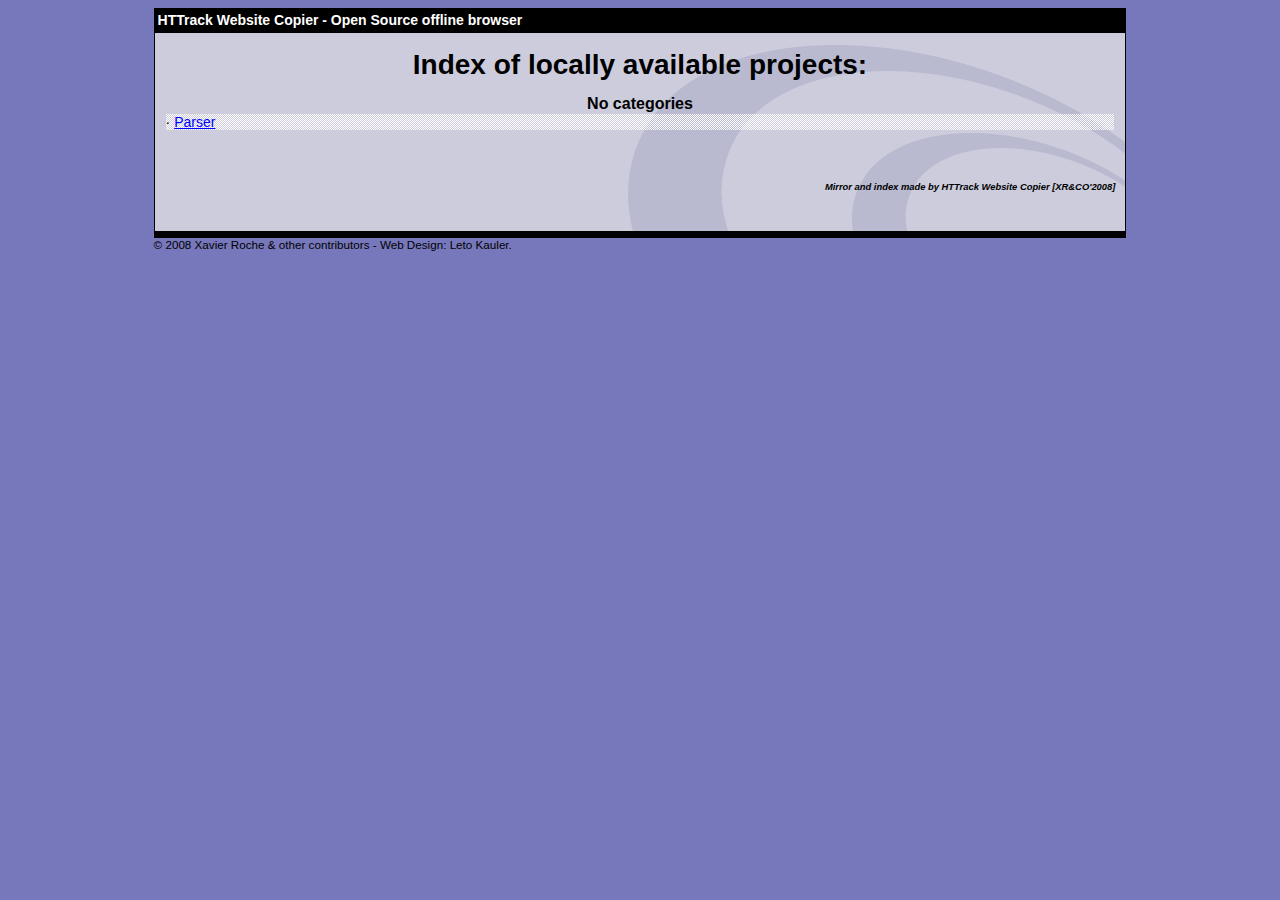
<file: OCR Design/index.html>
<html xmlns="http://www.w3.org/1999/xhtml" lang="en">

<head>
	<meta http-equiv="Content-Type" content="text/html; charset=utf-8" />
	<meta name="description" content="HTTrack is an easy-to-use website mirror utility. It allows you to download a World Wide website from the Internet to a local directory,building recursively all structures, getting html, images, and other files from the server to your computer. Links are rebuiltrelatively so that you can freely browse to the local site (works with any browser). You can mirror several sites together so that you can jump from one toanother. You can, also, update an existing mirror site, or resume an interrupted download. The robot is fully configurable, with an integrated help" />
	<meta name="keywords" content="httrack, HTTRACK, HTTrack, winhttrack, WINHTTRACK, WinHTTrack, offline browser, web mirror utility, aspirateur web, surf offline, web capture, www mirror utility, browse offline, local  site builder, website mirroring, aspirateur www, internet grabber, capture de site web, internet tool, hors connexion, unix, dos, windows 95, windows 98, solaris, ibm580, AIX 4.0, HTS, HTGet, web aspirator, web aspirateur, libre, GPL, GNU, free software" />
	<title>List of available projects - HTTrack Website Copier</title>
	<!-- Mirror and index made by HTTrack Website Copier/3.49-2 [XR&CO'2014] -->

	<style type="text/css">
	<!--

body {
	margin: 0;  padding: 0;  margin-bottom: 15px;  margin-top: 8px;
	background: #77b;
}
body, td {
	font: 14px "Trebuchet MS", Verdana, Arial, Helvetica, sans-serif;
	}

#subTitle {
	background: #000;  color: #fff;  padding: 4px;  font-weight: bold; 
	}

#siteNavigation a, #siteNavigation .current {
	font-weight: bold;  color: #448;
	}
#siteNavigation a:link    { text-decoration: none; }
#siteNavigation a:visited { text-decoration: none; }

#siteNavigation .current { background-color: #ccd; }

#siteNavigation a:hover   { text-decoration: none;  background-color: #fff;  color: #000; }
#siteNavigation a:active  { text-decoration: none;  background-color: #ccc; }


a:link    { text-decoration: underline;  color: #00f; }
a:visited { text-decoration: underline;  color: #000; }
a:hover   { text-decoration: underline;  color: #c00; }
a:active  { text-decoration: underline; }

#pageContent {
	clear: both;
	border-bottom: 6px solid #000;
	padding: 10px;  padding-top: 20px;
	line-height: 1.65em;
	background-image: url(backblue.gif);
	background-repeat: no-repeat;
	background-position: top right;
	}

#pageContent, #siteNavigation {
	background-color: #ccd;
	}


.imgLeft  { float: left;   margin-right: 10px;  margin-bottom: 10px; }
.imgRight { float: right;  margin-left: 10px;   margin-bottom: 10px; }

hr { height: 1px;  color: #000;  background-color: #000;  margin-bottom: 15px; }

h1 { margin: 0;  font-weight: bold;  font-size: 2em; }
h2 { margin: 0;  font-weight: bold;  font-size: 1.6em; }
h3 { margin: 0;  font-weight: bold;  font-size: 1.3em; }
h4 { margin: 0;  font-weight: bold;  font-size: 1.18em; }

.blak { background-color: #000; }
.hide { display: none; }
.tableWidth { min-width: 400px; }

.tblRegular       { border-collapse: collapse; }
.tblRegular td    { padding: 6px;  background-image: url(fade.gif);  border: 2px solid #99c; }
.tblHeaderColor, .tblHeaderColor td { background: #99c; }
.tblNoBorder td   { border: 0; }


// -->
</style>

</head>

<body>
<table width="76%" border="0" align="center" cellspacing="0" cellpadding="3" class="tableWidth">
	<tr>
	<td id="subTitle">HTTrack Website Copier - Open Source offline browser</td>
	</tr>
</table>
<table width="76%" border="0" align="center" cellspacing="0" cellpadding="0" class="tableWidth">
<tr class="blak">
<td>
	<table width="100%" border="0" align="center" cellspacing="1" cellpadding="0">
	<tr>
	<td colspan="6"> 
		<table width="100%" border="0" align="center" cellspacing="0" cellpadding="10">
		<tr> 
		<td id="pageContent"> 
<!-- ==================== End prologue ==================== -->


<h1 ALIGN=Center>Index of locally available projects:</H1>
  <table border="0" width="100%" cellspacing="1" cellpadding="0">
		<TH>
		<BR/>
			No categories
		</TH>
		<TR>
		  <TD BACKGROUND="fade.gif">
                    &middot; <A HREF="Parser/index.html">Parser</A>
   		  </TD>
		</TR>
	</TABLE>
	<BR>
	<H6 ALIGN="RIGHT">
         <I>Mirror and index made by HTTrack Website Copier [XR&CO'2008]</I>
	</H6>
	<!-- Mirror and index made by HTTrack Website Copier/3.49-2 [XR&CO'2014] -->
	<!-- Thanks for using HTTrack Website Copier! -->

<!-- ==================== Start epilogue ==================== -->
		</td>
		</tr>
		</table>
	</td>
	</tr>
	</table>
</td>
</tr>
</table>

<table width="76%" border="0" align="center" valign="bottom" cellspacing="0" cellpadding="0">
	<tr>
	<td id="footer"><small>&copy; 2008 Xavier Roche & other contributors - Web Design: Leto Kauler.</small></td>
	</tr>
</table>

</body>

</html>
</file>
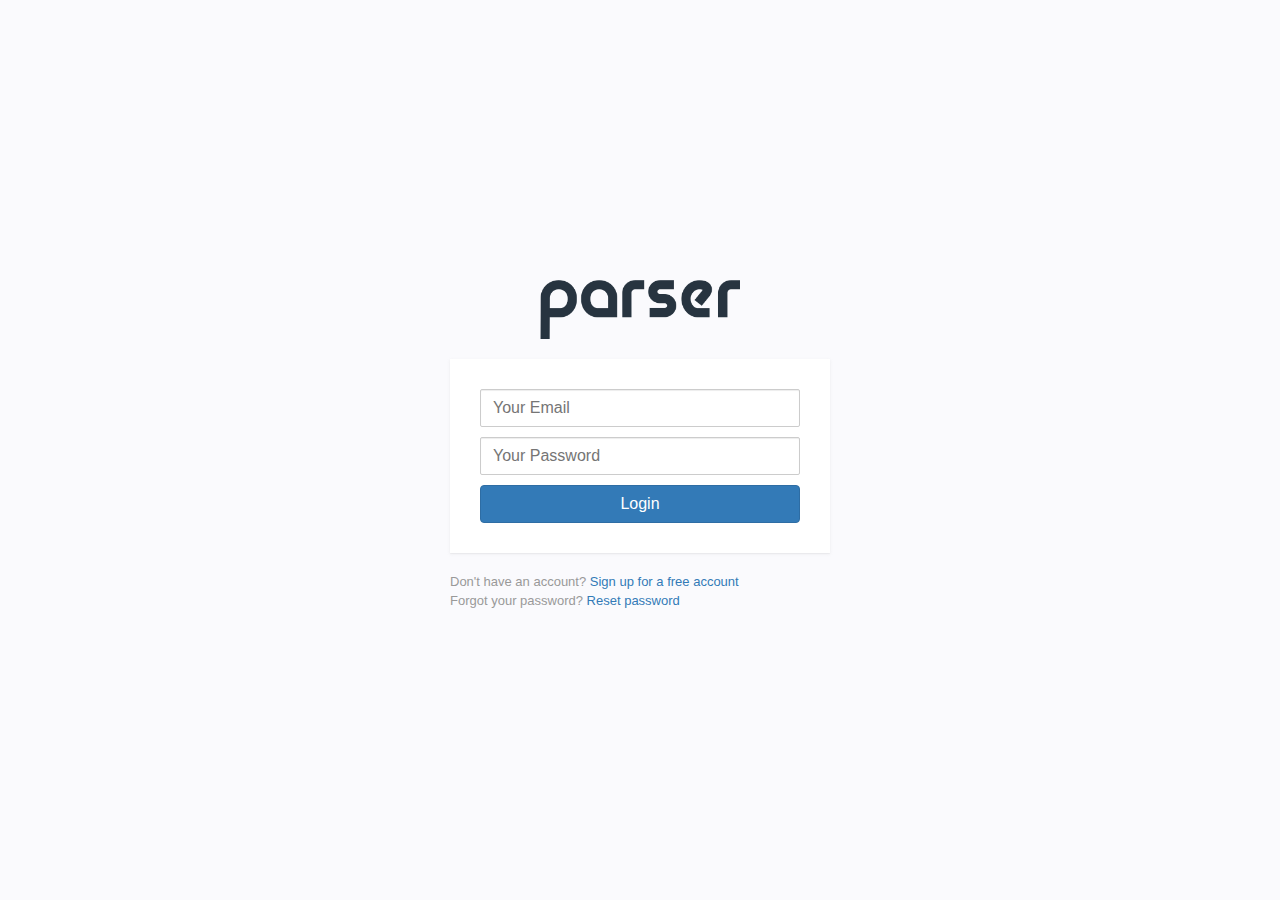
<file: OCR Design/account.html>
<!DOCTYPE html>
<html>
<head>
	<title>Login</title>
	<meta charset="utf-8">
	<meta name="viewport" content="width=device-width, initial-scale=1">
	<link rel="stylesheet" href="css/bootstrap.min.css">
	<script src="https://ajax.googleapis.com/ajax/libs/jquery/3.3.1/jquery.min.js"></script>
	<link href="https://fonts.googleapis.com/css?family=Lato" rel="stylesheet">
	<link rel="stylesheet" href="https://use.fontawesome.com/releases/v5.6.3/css/all.css" integrity="sha384-UHRtZLI+pbxtHCWp1t77Bi1L4ZtiqrqD80Kn4Z8NTSRyMA2Fd33n5dQ8lWUE00s/" crossorigin="anonymous">
	<script src="js/bootstrap.min.js"></script>
	<link rel="stylesheet" href="css/style.css">
	<style type="text/css">
		body, html {
			background-color: #FAFAFD;
			height: 100%;
			padding: 0px;
			margin: 0px;
		}
		.container {
			margin-right: auto;
			margin-left: auto;
		}
		.container {
			width: 940px;
		}
	</style>
</head>
<body id="login_wrap">

	<div class="container-fluid">
		<div class="container">
			<div id="login-container">
				<div>
					<div class="login_content_wrap_center">
						<a class="login_logo" href="#"><img src="images/log-in-screen-logo.png" title="parser.com"></a>
						<div id="login_body">
							<form action="/account/login_now" class="form-horizontal submit-once" method="post" novalidate="novalidate">
								<input type="hidden" name="xlfFsZqL" value="Q3UoucOFl1GnY7esbfSg">
								<input type="hidden" name="red" value="">
								<div class="control-group">
									<input type="text" id="email" name="email" placeholder="Your Email" class="input-block-level required email">
								</div>
								<div class="control-group">
									<input type="password" id="password" placeholder="Your Password" name="password" class="input-block-level required">
								</div>
								<button type="submit" class="btn btn-primary input-block-level">Login</button>
							</form>
						</div>
						<p class="login-footer">
						Don't have an account? <a href="/account/signup" class="">Sign up for a free account</a><br>
						Forgot your password? <a href="/account/forgot_password" class="">Reset password</a>
						</p>
	  				</div>
				</div>
  			</div>
		</div>
	</div>

	

</body>
</html>
</file>
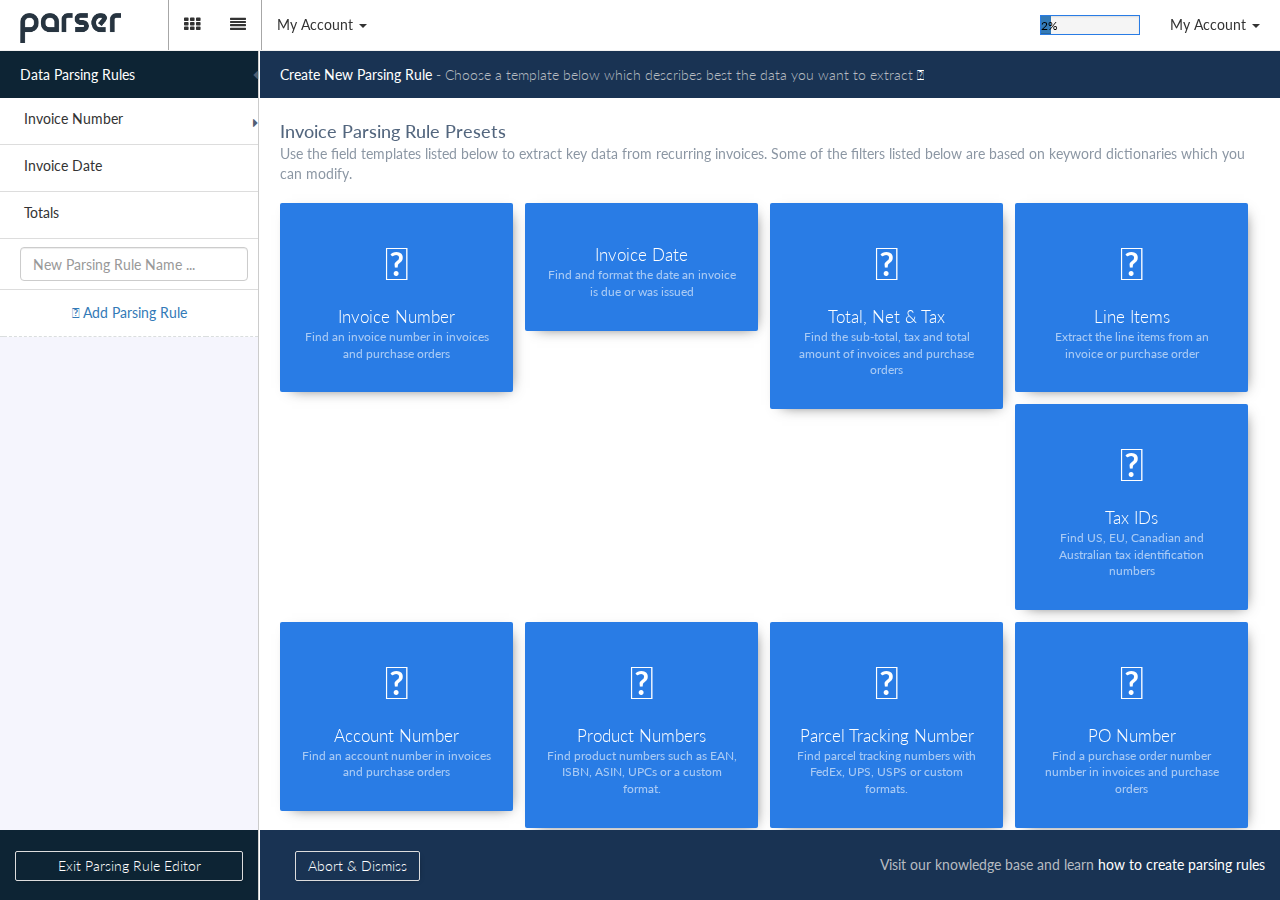
<file: OCR Design/addparser.html>
<!DOCTYPE html>
<html>
<head>
<title>Create Your First Document Parser</title>
<meta charset="utf-8">
<meta name="viewport" content="width=device-width, initial-scale=1">
<link rel="stylesheet" href="https://maxcdn.bootstrapcdn.com/bootstrap/3.4.0/css/bootstrap.min.css">
<script src="https://ajax.googleapis.com/ajax/libs/jquery/3.3.1/jquery.min.js"></script>
<link href="https://fonts.googleapis.com/css?family=Lato" rel="stylesheet">
<link rel="stylesheet" href="https://cdnjs.cloudflare.com/ajax/libs/font-awesome/4.7.0/css/font-awesome.min.css">
<link rel="stylesheet" href="https://use.fontawesome.com/releases/v5.6.3/css/all.css" integrity="sha384-UHRtZLI+pbxtHCWp1t77Bi1L4ZtiqrqD80Kn4Z8NTSRyMA2Fd33n5dQ8lWUE00s/" crossorigin="anonymous">
<link rel='stylesheet' href='https://use.fontawesome.com/releases/v5.7.0/css/all.css' integrity='sha384-lZN37f5QGtY3VHgisS14W3ExzMWZxybE1SJSEsQp9S+oqd12jhcu+A56Ebc1zFSJ' crossorigin='anonymous'>
<link rel='stylesheet' href='https://use.fontawesome.com/releases/v5.7.0/css/all.css' integrity='sha384-lZN37f5QGtY3VHgisS14W3ExzMWZxybE1SJSEsQp9S+oqd12jhcu+A56Ebc1zFSJ' crossorigin='anonymous'>
<script src="https://maxcdn.bootstrapcdn.com/bootstrap/3.4.0/js/bootstrap.min.js"></script>
<link rel="stylesheet" href="css/styleparser.css">
<style type="text/css">
  body{
    font-family:  lato;
  }
</style>
</head>
<body>

<nav class="navbar navbar-inverse navbar-fixed-top">
    <div class="container-fluid">
      <div class="navbar-header">
        <button type="button" class="navbar-toggle" data-toggle="collapse" data-target="#myNavbar">
        <span class="icon-bar"></span>
        <span class="icon-bar"></span>
        <span class="icon-bar"></span>                        
        </button>
        <a class="navbar-brand logo" href="#"><img alt="Docparser" class="img-responsive" src="images/log-in-screen-logo.png"></a>
      </div>
      <div class="collapse navbar-collapse" id="myNavbar">
        <ul class="nav navbar-nav navbar-icons">
          <li><a href="#"><i style="font-size:16px" class="fa">&#xf00a;</i></a></li>
          <li><a href="#"><i style="font-size:16px" class="fa">&#xf039;</i></a></li>
        </ul>
        <ul class="nav navbar-nav">
          <li class="dropdown">
            <a class="dropdown-toggle" data-toggle="dropdown" href="#"> My Account <span class="caret"></span></a>
            <ul class="dropdown-menu">
              <li>
                <a href="#">Account 1</a>
              </li>
              <li>
                <a href="#">Logout</a>
              </li>
            </ul>
          </li>
        </ul>
        <ul class="nav navbar-nav navbar-right">
          <li>
            <a href="#">
              <div class="progress">
                <div class="progress-bar" role="progressbar" aria-valuenow="2" aria-valuemin="0" aria-valuemax="100" style="width:10%">
                  2%
                </div>
              </div>
            </a>
          </li>
          <li class="dropdown">
            <a class="dropdown-toggle" data-toggle="dropdown" href="#"> My Account <span class="caret"></span></a>
            <ul class="dropdown-menu">
              <li>
                <a href="#">Account 1</a>
              </li>
              <li>
                <a href="#">Logout</a>
              </li>
            </ul>
          </li>
        </ul>
      </div>
    </div>
  </nav>


<div id="field_edit" class="with_sidebar">
    <div id="field_edit_left_sidebar">
      <div class="field_edit_header">
      <span class="title">
      Data Parsing Rules
    </span>
    <div class="field_edit_header_right pull-right">
    <a href="#" id="field_edit_sidebar_toggle">
      <i class="fa fa-caret-left toggle-hide"></i>
      <i class="fa fa-caret-right toggle-show"></i>
    </a>
  </div>
</div>

<div id="field_list_left_table_wrapper" style="display:block">
  <table id="field_list_left_table" class="table table-hover table-list" data-stack-id="61763" data-field-id="0">
          <tbody class="ui-sortable"><tr class="field_row " id="field_476213">
        <td class="drag_handle"></td>
                  <td class="field_label row_pointer confirm_save" href="/field/get/nqgeilhpsmzw/476213/0/6923011">
            Invoice Number          </td>
              	
      	<td class="field_actions">
      		<a class="btn pull-right clone_field open_modal" href="#" data-modal="#modal_field_duplicate_476213" data-toggle="modal" data-id="476213" stack-id="61763">
      			<i class="fal fa-copy fa-fw"></i></a>
      		
      		<a class="btn pull-right delete_field open_modal" href="#" data-modal="#modal_field_delete_476213" data-toggle="modal" data-id="476213" stack-id="61763">
      			<i class="fal fa-trash-alt fa-fw"></i></a>
      		
      	</td>
      </tr>
          <tr class="field_row " id="field_476214">
        <td class="drag_handle"></td>
                  <td class="field_label row_pointer confirm_save" href="/field/get/nqgeilhpsmzw/476214/0/6923011">
            Invoice Date          </td>
              	
      	<td class="field_actions">
      		<a class="btn pull-right clone_field open_modal" href="#" data-modal="#modal_field_duplicate_476214" data-toggle="modal" data-id="476214" stack-id="61763">
      			<i class="fal fa-copy fa-fw"></i></a>
      		
      		<a class="btn pull-right delete_field open_modal" href="#" data-modal="#modal_field_delete_476214" data-toggle="modal" data-id="476214" stack-id="61763">
      			<i class="fal fa-trash-alt fa-fw"></i></a>
      		
      	</td>
      </tr>
          <tr class="field_row " id="field_476215">
        <td class="drag_handle"></td>
                  <td class="field_label row_pointer confirm_save" href="/field/get/nqgeilhpsmzw/476215/0/6923011">
            Totals          </td>
              	
      	<td class="field_actions">
      		<a class="btn pull-right clone_field open_modal" href="#" data-modal="#modal_field_duplicate_476215" data-toggle="modal" data-id="476215" stack-id="61763">
      			<i class="fal fa-copy fa-fw"></i></a>
      		
      		<a class="btn pull-right delete_field open_modal" href="#" data-modal="#modal_field_delete_476215" data-toggle="modal" data-id="476215" stack-id="61763">
      			<i class="fal fa-trash-alt fa-fw"></i></a>
      		
      	</td>
      </tr>
    
          <tr class="field_row field_row_active" data-href="/field/get/nqgeilhpsmzw/476215/0/6923011">
        <td class="field_label row_input row_input_new" colspan="3">
          <input type="text" class="input-block-level form-control" id="label_left" value="" placeholder="New Parsing Rule Name ...">
        </td>
      </tr>
        <tr class="field_row_add" id="field_">
      <td colspan="3">
        <a href="/field/get/nqgeilhpsmzw/0/0" class="confirm_save"><i class="fal fa-fw fa-plus-circle"></i> Add Parsing Rule</a>
      </td>
    </tr>
  </tbody></table>
</div>

<div id="field_list_left_empty" style="display:none">
  <div id="field_list_left_empty_inner">
          Create your first parsing rule by selecting a preset on the right. All your parsing rules will show up here.
        <br><br>
    Check our <a class="underline" href="https://support.docparser.com/category/1233-category" target="_blank">knowledge base</a> to learn more about setting up parsing rules.
  </div>
</div>

  <div id="modal_field_duplicate_476213" class="modal hide">
    <div class="modal-header">
      <button type="button" class="close" data-dismiss="modal" aria-hidden="true">×</button>
      <h3>Duplicate Parsing Rule</h3>
    </div>
    <form action="/field/duplicate/61763/476213/1" class="form-horizontal" method="post" novalidate="novalidate">
      
<input type="hidden" name="Io80zH24" value="yc1Fuovi7H5rRCXkEg4Q">
      <div class="modal-body">
        <div class="control-group">
          <label class="control-label" for="name">Name of New Field</label>
          <div class="controls">
            <input type="text" id="label_clone_476213" name="label" placeholder="e.g. Customer Name" class="input-block-level required" value="Invoice Number">
          </div>
        </div>
        <div class="control-group">
          <label class="control-label" for="name">Create in Parser</label>
          <div class="controls">
            <select name="stack_model_target" class="input-block-level">
                              <option value="61766_0">My Filled Forms Parser</option>
                              <option value="61763_0" selected="">My Invoice Parser</option>
                          </select>
          </div>
        </div>
      </div>
      <div class="modal-footer">
        <a href="#modal_field_duplicate_476213" data-toggle="modal" id="btn_add_stack_cancel" class="btn">Close</a>
        <button type="submit" id="btn_add_stack_save" class="btn btn-primary">Duplicate Rule
      </button></div>
    </form>
  </div>
  <div id="modal_field_delete_476213" class="modal hide">
    <div class="modal-header">
      <button type="button" class="close" data-dismiss="modal" aria-hidden="true">×</button>
      <h3>Delete Parsing Rule</h3>
    </div>
    <form action="/field/delete/61763/476213/1" class="form-horizontal" method="post" novalidate="novalidate">
      
<input type="hidden" name="Io80zH24" value="yc1Fuovi7H5rRCXkEg4Q">
      <div class="modal-body">
        <p>Do you really want to delete this parsing rule? This step can not be undone and all data associated to this field will be lost.</p>
      </div>
      <div class="modal-footer">
        <a href="#modal_field_delete_476213" data-toggle="modal" id="btn_add_stack_cancel" class="btn">Close</a>
        <button type="submit" id="btn_add_stack_save" class="btn btn-primary">Delete
      </button></div>
    </form>
  </div>
  <div id="modal_field_duplicate_476214" class="modal hide">
    <div class="modal-header">
      <button type="button" class="close" data-dismiss="modal" aria-hidden="true">×</button>
      <h3>Duplicate Parsing Rule</h3>
    </div>
    <form action="/field/duplicate/61763/476214/1" class="form-horizontal" method="post" novalidate="novalidate">
      
<input type="hidden" name="Io80zH24" value="yc1Fuovi7H5rRCXkEg4Q">
      <div class="modal-body">
        <div class="control-group">
          <label class="control-label" for="name">Name of New Field</label>
          <div class="controls">
            <input type="text" id="label_clone_476214" name="label" placeholder="e.g. Customer Name" class="input-block-level required" value="Invoice Date">
          </div>
        </div>
        <div class="control-group">
          <label class="control-label" for="name">Create in Parser</label>
          <div class="controls">
            <select name="stack_model_target" class="input-block-level">
                              <option value="61766_0">My Filled Forms Parser</option>
                              <option value="61763_0" selected="">My Invoice Parser</option>
                          </select>
          </div>
        </div>
      </div>
      <div class="modal-footer">
        <a href="#modal_field_duplicate_476214" data-toggle="modal" id="btn_add_stack_cancel" class="btn">Close</a>
        <button type="submit" id="btn_add_stack_save" class="btn btn-primary">Duplicate Rule
      </button></div>
    </form>
  </div>
  <div id="modal_field_delete_476214" class="modal hide">
    <div class="modal-header">
      <button type="button" class="close" data-dismiss="modal" aria-hidden="true">×</button>
      <h3>Delete Parsing Rule</h3>
    </div>
    <form action="/field/delete/61763/476214/1" class="form-horizontal" method="post" novalidate="novalidate">
      
<input type="hidden" name="Io80zH24" value="yc1Fuovi7H5rRCXkEg4Q">
      <div class="modal-body">
        <p>Do you really want to delete this parsing rule? This step can not be undone and all data associated to this field will be lost.</p>
      </div>
      <div class="modal-footer">
        <a href="#modal_field_delete_476214" data-toggle="modal" id="btn_add_stack_cancel" class="btn">Close</a>
        <button type="submit" id="btn_add_stack_save" class="btn btn-primary">Delete
      </button></div>
    </form>
  </div>
  <div id="modal_field_duplicate_476215" class="modal hide">
    <div class="modal-header">
      <button type="button" class="close" data-dismiss="modal" aria-hidden="true">×</button>
      <h3>Duplicate Parsing Rule</h3>
    </div>
    <form action="/field/duplicate/61763/476215/1" class="form-horizontal" method="post" novalidate="novalidate">
      
<input type="hidden" name="Io80zH24" value="yc1Fuovi7H5rRCXkEg4Q">
      <div class="modal-body">
        <div class="control-group">
          <label class="control-label" for="name">Name of New Field</label>
          <div class="controls">
            <input type="text" id="label_clone_476215" name="label" placeholder="e.g. Customer Name" class="input-block-level required" value="Totals">
          </div>
        </div>
        <div class="control-group">
          <label class="control-label" for="name">Create in Parser</label>
          <div class="controls">
            <select name="stack_model_target" class="input-block-level">
                              <option value="61766_0">My Filled Forms Parser</option>
                              <option value="61763_0" selected="">My Invoice Parser</option>
                          </select>
          </div>
        </div>
      </div>
      <div class="modal-footer">
        <a href="#modal_field_duplicate_476215" data-toggle="modal" id="btn_add_stack_cancel" class="btn">Close</a>
        <button type="submit" id="btn_add_stack_save" class="btn btn-primary">Duplicate Rule
      </button></div>
    </form>
  </div>
  <div id="modal_field_delete_476215" class="modal hide">
    <div class="modal-header">
      <button type="button" class="close" data-dismiss="modal" aria-hidden="true">×</button>
      <h3>Delete Parsing Rule</h3>
    </div>
    <form action="/field/delete/61763/476215/1" class="form-horizontal" method="post" novalidate="novalidate">
      
<input type="hidden" name="Io80zH24" value="yc1Fuovi7H5rRCXkEg4Q">
      <div class="modal-body">
        <p>Do you really want to delete this parsing rule? This step can not be undone and all data associated to this field will be lost.</p>
      </div>
      <div class="modal-footer">
        <a href="#modal_field_delete_476215" data-toggle="modal" id="btn_add_stack_cancel" class="btn">Close</a>
        <button type="submit" id="btn_add_stack_save" class="btn btn-primary">Delete
      </button></div>
    </form>
  </div>

<div class="field_edit_footer">
  <div class="control-group field_edit_footer_left">
    <a class="btn btn-block confirm_save" href="/stack/nqgeilhpsmzw/fields/">Exit Parsing Rule Editor</a>
  </div>
</div>    </div>
    <div id="field_edit_content_pane" data-skip-step-one="" class="field_edit_content_pane_normal">
                <form id="field_detail_form" action="/field/save/61763/0/1" method="post" class="form-horizontal" novalidate="novalidate">
            
<input type="hidden" name="Io80zH24" value="yc1Fuovi7H5rRCXkEg4Q">
            <input type="hidden" id="stack_id" name="stack_id" value="61763">
            <input type="hidden" id="stack_token" name="stack_token" value="nqgeilhpsmzw">
            <input type="hidden" id="model_id" name="model_id" value="0">
            <input type="hidden" id="field_id_real" name="field_id_real" value="">
            <input type="hidden" id="field_id" name="field_id" value="field5c6ec1a76ceb3160">
            <input type="hidden" id="field_template" name="field_template" value="">
            <input type="hidden" id="page" name="page" value="1">
            <input type="hidden" id="mode" name="mode" value="">
            <input type="hidden" id="onboarding" name="onboarding" value="">
            <!-- <div class="field_edit_header"></div>
            <div class="field_edit_footer"></div> -->
            <div id="field_edit_0">
                <div class="field_edit_header">
  <span class="title">
    Create New Parsing Rule
    <span>
      - Choose a template below which describes best the data you want to extract
      <a href="https://support.docparser.com/article/49-what-is-a-parsing-rule-and-how-do-i-create-one" target="_blank"><i class="far fa-fw fa-question-circle"></i></a>
    </span>
  </span>
</div>

<div id="templates_wrapper">
  <div id="templates_wrapper_inner">

    
                        <h1 id="stack_template_invoice" class="stack_template_header">
          Invoice Parsing Rule Presets        </h1>
      
      <div class="stack_template_field_group">
                  <p class="stack_template_sub_header">
            Use the field templates listed below to extract key data from recurring invoices. Some of the filters listed below are based on keyword dictionaries which you can modify.          </p>
        
                                      <a href="#" class="field_template_button" data-template="smart_inv_id" data-skip-step-one="1">
            <i class="fal fa-fw fa-hashtag"></i>
            <strong>Invoice Number</strong>
            <span class="muted">Find an invoice number in invoices and purchase orders</span>
          </a>
                                      <a href="#" class="field_template_button" data-template="smart_inv_date" data-skip-step-one="1">
            <i class="fal fa-fw fa-calendar-alt"></i>
            <strong>Invoice Date</strong>
            <span class="muted">Find and format the date an invoice is due or was issued</span>
          </a>
          <a href="#" class="field_template_button" data-template="smart_inv_totals" data-skip-step-one="1">
            <i class="fal fa-fw fa-usd"></i>
            <strong>Total, Net &amp; Tax</strong>
            <span class="muted">Find the sub-total, tax and total amount of invoices and purchase orders</span>
          </a>
          <a href="#" class="field_template_button" data-template="table_line_items" data-skip-step-one="">
            <i class="fal fa-fw fa-list"></i>
            <strong>Line Items</strong>
            <span class="muted">Extract the line items from an invoice or purchase order</span>
          </a>
          <a href="#" class="field_template_button" data-template="text_tax_id" data-skip-step-one="1">
            <i class="fal fa-fw fa-university"></i>
            <strong>Tax IDs</strong>
            <span class="muted">Find US, EU, Canadian and Australian tax identification numbers</span>
          </a>
          <a href="#" class="field_template_button" data-template="smart_inv_account_id" data-skip-step-one="1">
            <i class="fal fa-fw fa-users"></i>
            <strong>Account Number</strong>
            <span class="muted">Find an account number in invoices and purchase orders</span>
          </a>
          <a href="#" class="field_template_button" data-template="text_product_ids" data-skip-step-one="">
            <i class="fal fa-fw fa-shopping-basket"></i>
            <strong>Product Numbers</strong>
            <span class="muted">Find product numbers such as EAN, ISBN, ASIN, UPCs or a custom format.</span>
          </a>
                                      <a href="#" class="field_template_button" data-template="text_tracking" data-skip-step-one="">
            <i class="fal fa-fw fa-cube"></i>
            <strong>Parcel Tracking Number</strong>
            <span class="muted">Find parcel tracking numbers with FedEx, UPS, USPS or custom formats.</span>
          </a>
                                      <a href="#" class="field_template_button" data-template="smart_po_id" data-skip-step-one="1">
            <i class="fal fa-fw fa-hashtag"></i>
            <strong>PO Number</strong>
            <span class="muted">Find a purchase order number number in invoices and purchase orders</span>
          </a>
                                      <a href="#" class="field_template_button" data-template="smart_po_date" data-skip-step-one="1">
            <i class="fal fa-fw fa-calendar-alt"></i>
            <strong>PO Date</strong>
            <span class="muted">Find a purchase order date in invoices, purchase and sales orders</span>
          </a>
                <div class="clearfix"></div>
      </div>
                                                                              <h1 id="stack_template_generic" class="stack_template_header">
          Generic Parsing Rule Presets        </h1>
      
      <div class="stack_template_field_group">
                  <p class="stack_template_sub_header">
            This is your swiss army knife for extracting any kind of text data from PDF documents. Use the presets listed below to extract text data from a fixed and variable positions, table data, dates, emails, phone numbers, tracking codes, etc.          </p>
        
                                      <a href="#" class="field_template_button" data-template="text_generic_exact" data-skip-step-one="">
            <i class="fal fa-fw fa-expand"></i>
            <strong>Text Fixed Position</strong>
            <span class="muted">Extract a text data field located at a fixed position in your document</span>
          </a>
                                      <a href="#" class="field_template_button" data-template="text_generic" data-skip-step-one="1">
            <i class="fal fa-fw fa-text-width"></i>
            <strong>Text Variable Position</strong>
            <span class="muted">Extract a text value with a variable position based on an anchor keyword</span>
          </a>
                                      <a href="#" class="field_template_button" data-template="table_generic" data-skip-step-one="">
            <i class="fal fa-fw fa-th"></i>
            <strong>Table Data</strong>
            <span class="muted">Extract table data from your document and filter unwanted rows</span>
          </a>
                                      <a href="#" class="field_template_button" data-template="text_date" data-skip-step-one="">
            <i class="fal fa-fw fa-calendar-alt"></i>
            <strong>Date</strong>
            <span class="muted">Find a date string in your document and apply date formatting filters</span>
          </a>
                                      <a href="#" class="field_template_button" data-template="text_person" data-skip-step-one="">
            <i class="fal fa-fw fa-user"></i>
            <strong>Person Name</strong>
            <span class="muted">Extract a person name in your document from a fixed position</span>
          </a>
                                      <a href="#" class="field_template_button" data-template="text_address" data-skip-step-one="">
            <i class="fal fa-fw fa-envelope"></i>
            <strong>Postal Address</strong>
            <span class="muted">Extract and normalize postal addresses from a fixed position</span>
          </a>
                                      <a href="#" class="field_template_button" data-template="text_phone" data-skip-step-one="">
            <i class="fal fa-fw fa-phone"></i>
            <strong>Phone Number</strong>
            <span class="muted">Find and normalize US and international phone numbers</span>
          </a>
                                      <a href="#" class="field_template_button" data-template="text_email" data-skip-step-one="">
            <i class="fal fa-fw fa-at"></i>
            <strong>Email Address</strong>
            <span class="muted">Find and uniform email addresses in your document</span>
          </a>
                                      <a href="#" class="field_template_button" data-template="text_number" data-skip-step-one="">
            <i class="fal fa-fw fa-superscript"></i>
            <strong>Number</strong>
            <span class="muted">Find integer or float numbers in your document matching certain criteria</span>
          </a>
                                      <a href="#" class="field_template_button" data-template="text_alnum" data-skip-step-one="">
            <i class="fal fa-fw fa-hashtag"></i>
            <strong>Alpha-Numeric Token</strong>
            <span class="muted">Find alpha-numeric text tokens based on location or token properties.</span>
          </a>
                                      <a href="#" class="field_template_button" data-template="text_category" data-skip-step-one="1">
            <i class="fal fa-fw fa-tags"></i>
            <strong>Tag Document</strong>
            <span class="muted">Categorise or tag a document by searching for specific keywords</span>
          </a>
                <div class="clearfix"></div>
      </div>
                        <h1 id="stack_template_advanced" class="stack_template_header">
          Advanced Parsing Rule Presets        </h1>
      
      <div class="stack_template_field_group">
                  <p class="stack_template_sub_header">
            Use the parsing rule presets listed below for more advanced parsing jobs like repeating text values, tagging a document, matching regular expressions or merging parsed data from previously created parsing rules.          </p>
        
                                      <a href="#" class="field_template_button" data-template="text_repeat" data-skip-step-one="1">
            <i class="fal fa-fw fa-sort-alpha-down"></i>
            <strong>Repeating Text Values</strong>
            <span class="muted">Extract a data field which occurs mulitple times in the document</span>
          </a>
                                      <a href="#" class="field_template_button" data-template="text_repeating" data-skip-step-one="">
            <i class="fal fa-fw fa-sort-amount-down"></i>
            <strong>Repeating Text Blocks</strong>
            <span class="muted">Extract repeating text blocks which are nested and spread over several lines</span>
          </a>
                                      <a href="#" class="field_template_button" data-template="text_regex" data-skip-step-one="">
            <i class="fal fa-fw fa-code"></i>
            <strong>Regular Expression</strong>
            <span class="muted">Find and extract data points based on your own regular expressions</span>
          </a>
                                      <a href="#" class="field_template_button" data-template="fields_merge" data-skip-step-one="1">
            <i class="fal fa-fw fa-code-branch"></i>
            <strong>Merge Fields</strong>
            <span class="muted">Merge together the parsed data from previously created parsing rules</span>
          </a>
                                      <a href="#" class="field_template_button" data-template="image_barcode" data-skip-step-one="">
            <i class="fal fa-fw fa-qrcode"></i>
            <strong>Barcode &amp; QR-Code</strong>
            <span class="muted">Find and read Barcodes and QR-Codes located in a specific location</span>
          </a>
                <div class="clearfix"></div>
      </div>
    
          <a class="btn btn-default field_edit_0_show_more mt-30" href="/field/get/nqgeilhpsmzw/0/0/0/0/1">Show More Presets</a>
    
  </div>
</div>

<div class="field_edit_footer">
  <div class="control-group field_edit_footer_left pull-left">
    <a class="btn abort_edit" href="/stack/61763/fields">Abort &amp; Dismiss</a>
  </div>
  <div class="field_edit_0_footer_info pull-right">
    Visit our knowledge base and learn <a class="underline" href="https://support.docparser.com/category/1233-category" target="_blank">how to create parsing rules</a>
  </div>
  <div class="clearfix"></div>
</div>
              </div>
                        <div id="field_edit_1" style="display: none;"></div>
            <div id="field_edit_2" style="display: none;"></div>
          </form>
          </div>
  </div>

</body>
</html>
</file>
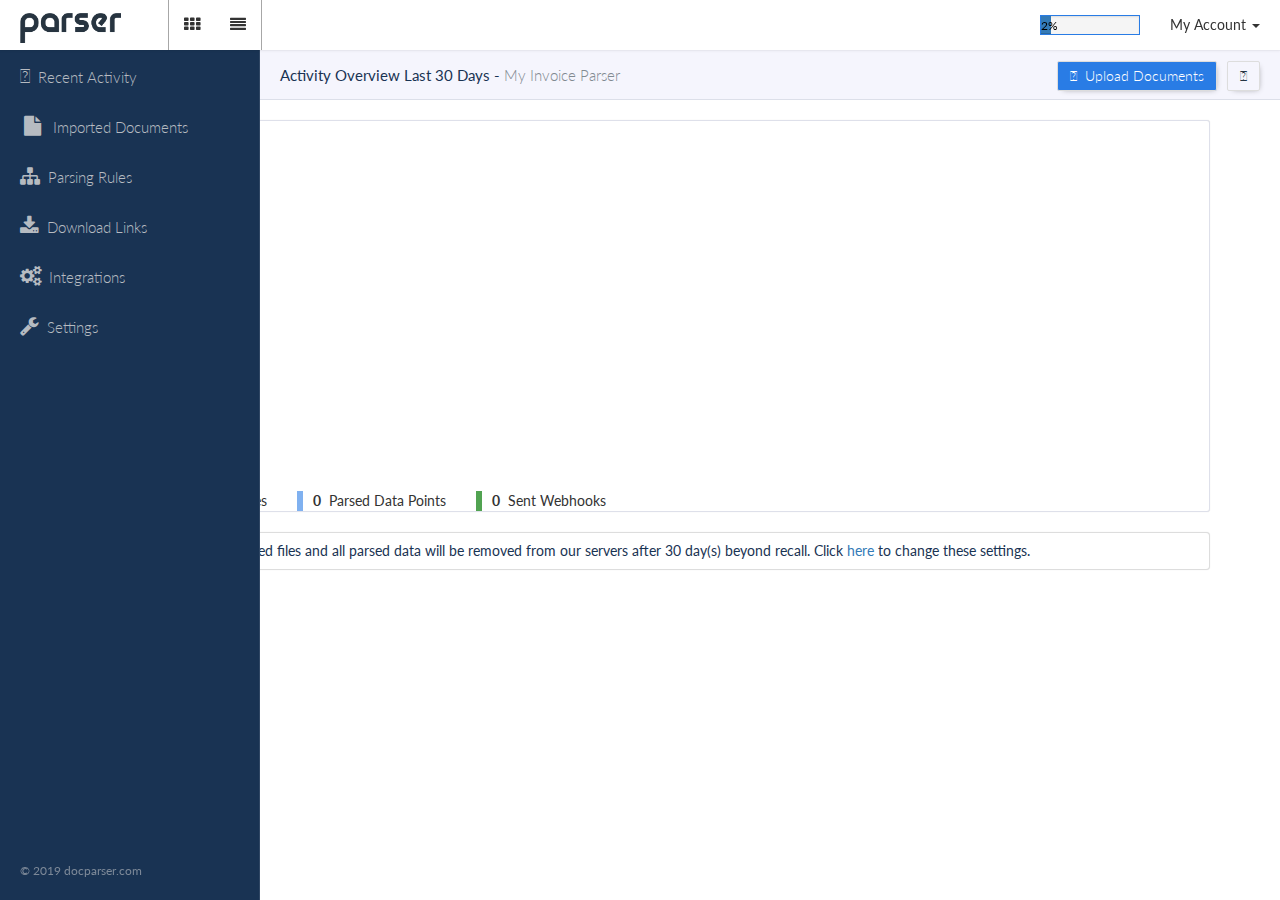
<file: OCR Design/invoiceparser.html>
<!DOCTYPE html>
<html>
<head>
<title>Create Your First Document Parser</title>
<meta charset="utf-8">
<meta name="viewport" content="width=device-width, initial-scale=1">
<link rel="stylesheet" href="https://maxcdn.bootstrapcdn.com/bootstrap/3.4.0/css/bootstrap.min.css">
<script src="https://ajax.googleapis.com/ajax/libs/jquery/3.3.1/jquery.min.js"></script>
<link href="https://fonts.googleapis.com/css?family=Lato" rel="stylesheet">
<link rel="stylesheet" href="https://cdnjs.cloudflare.com/ajax/libs/font-awesome/4.7.0/css/font-awesome.min.css">
<link rel="stylesheet" href="https://use.fontawesome.com/releases/v5.6.3/css/all.css" integrity="sha384-UHRtZLI+pbxtHCWp1t77Bi1L4ZtiqrqD80Kn4Z8NTSRyMA2Fd33n5dQ8lWUE00s/" crossorigin="anonymous">
<link rel='stylesheet' href='https://use.fontawesome.com/releases/v5.7.0/css/all.css' integrity='sha384-lZN37f5QGtY3VHgisS14W3ExzMWZxybE1SJSEsQp9S+oqd12jhcu+A56Ebc1zFSJ' crossorigin='anonymous'>
<link rel='stylesheet' href='https://use.fontawesome.com/releases/v5.7.0/css/all.css' integrity='sha384-lZN37f5QGtY3VHgisS14W3ExzMWZxybE1SJSEsQp9S+oqd12jhcu+A56Ebc1zFSJ' crossorigin='anonymous'>
<script src="https://maxcdn.bootstrapcdn.com/bootstrap/3.4.0/js/bootstrap.min.js"></script>
<link rel="stylesheet" href="css/styleparser.css">
<style type="text/css">
	body{
		font-family:  lato;
	}
</style>
</head>
<body>

	<nav class="navbar navbar-inverse navbar-fixed-top">
		<div class="container-fluid">
			<div class="navbar-header">
				<button type="button" class="navbar-toggle" data-toggle="collapse" data-target="#myNavbar">
				<span class="icon-bar"></span>
				<span class="icon-bar"></span>
				<span class="icon-bar"></span>                        
				</button>
				<a class="navbar-brand logo" href="#"><img alt="Docparser" class="img-responsive" src="images/log-in-screen-logo.png"></a>
			</div>
			<div class="collapse navbar-collapse" id="myNavbar">
				<ul class="nav navbar-nav navbar-icons">
					<li><a href="#"><i style="font-size:16px" class="fa">&#xf00a;</i></a></li>
					<li><a href="#"><i style="font-size:16px" class="fa">&#xf039;</i></a></li>
				</ul>
				<ul class="nav navbar-nav navbar-right">
					<li>
						<a href="#">
							<div class="progress">
								<div class="progress-bar" role="progressbar" aria-valuenow="2" aria-valuemin="0" aria-valuemax="100" style="width:10%">
									2%
								</div>
							</div>
						</a>
					</li>
					<li class="dropdown">
						<a class="dropdown-toggle" data-toggle="dropdown" href="#"> My Account <span class="caret"></span></a>
						<ul class="dropdown-menu">
							<li>
								<a href="#">Account 1</a>
							</li>
							<li>
								<a href="#">Logout</a>
							</li>
						</ul>
					</li>
				</ul>
			</div>
		</div>
	</nav>

<div id="navigation_left" class="">
  <ul class="nav main-menu ">
    <li><a id="main_item" href="#"><i style='font-size:20px' class='far fa-fw'>&#xf080;</i><span class="">Recent Activity</span></a></li>
    <li class=""><a id="files_imported" href="#"><i style='font-size:20px' class="fa fa-file fa-fw"></i><span class="">Imported Documents</span></a></li>

            <li class=""><a id="parsing_rules" href="#"><i style="font-size:20px" class="fa">&#xf0e8;</i><span class="">Parsing Rules</span></a></li>
    
    <li class=""><a href="/stack/nqgeilhpsmzw/download_links"><i style="font-size:20px" class="fa">&#xf019;</i><span class="">Download Links</span></a></li>
    <li class=""><a href="/stack/nqgeilhpsmzw/integrations"><i style="font-size:20px" class="fa">&#xf085;</i><span class="">Integrations</span></a></li>
    <li class=""><a href="/stack/nqgeilhpsmzw/settings"><i style="font-size:20px" class="fa">&#xf0ad;</i><span class="">Settings</span></a></li>
  </ul>
</div>

<div id="overview_header" class="page-header">
		<h1 class="pull-left">
		Activity Overview Last 30 Days -
		<small>My Invoice Parser</small>
		</h1>

		<a href="#" class="results_update_trigger btn pull-right"><i class='fas fa-fw'>&#xf01e;</i></a>
		<a href="upload.html" class="btn btn-primary pull-right"><i class='fas fa-fw'>&#xf35b;</i>&nbsp;&nbsp;Upload Documents</a>
	</div> 

<div id="content_pp" class="content_pane">
	 
	<div class="overview_chart_wrapper form-fields-wrapper">
	<div id="chart_files" class="overview_chart jqplot-target" style="position: relative;"><canvas width="1138" height="320" class="jqplot-base-canvas" style="position: absolute; left: 0px; top: 0px;"></canvas><div class="jqplot-title" style="height: 0px; width: 0px;"></div><div class="jqplot-axis jqplot-xaxis" style="position: absolute; width: 1138px; height: 37px; left: 0px; bottom: 0px;"><canvas width="37" height="37" class="jqplot-xaxis-tick" style="text-align: left; position: absolute; left: 24.1432px;"></canvas><canvas width="37" height="37" class="jqplot-xaxis-tick" style="text-align: left; position: absolute; left: 60.2077px;"></canvas><canvas width="37" height="37" class="jqplot-xaxis-tick" style="text-align: left; position: absolute; left: 96.2722px;"></canvas><canvas width="37" height="37" class="jqplot-xaxis-tick" style="text-align: left; position: absolute; left: 132.337px;"></canvas><canvas width="37" height="37" class="jqplot-xaxis-tick" style="text-align: left; position: absolute; left: 168.401px;"></canvas><canvas width="37" height="37" class="jqplot-xaxis-tick" style="text-align: left; position: absolute; left: 204.466px;"></canvas><canvas width="37" height="37" class="jqplot-xaxis-tick" style="text-align: left; position: absolute; left: 240.53px;"></canvas><canvas width="37" height="37" class="jqplot-xaxis-tick" style="text-align: left; position: absolute; left: 276.595px;"></canvas><canvas width="37" height="37" class="jqplot-xaxis-tick" style="text-align: left; position: absolute; left: 312.659px;"></canvas><canvas width="37" height="37" class="jqplot-xaxis-tick" style="text-align: left; position: absolute; left: 348.724px;"></canvas><canvas width="37" height="37" class="jqplot-xaxis-tick" style="text-align: left; position: absolute; left: 384.788px;"></canvas><canvas width="37" height="37" class="jqplot-xaxis-tick" style="text-align: left; position: absolute; left: 420.853px;"></canvas><canvas width="37" height="37" class="jqplot-xaxis-tick" style="text-align: left; position: absolute; left: 456.917px;"></canvas><canvas width="37" height="37" class="jqplot-xaxis-tick" style="text-align: left; position: absolute; left: 492.982px;"></canvas><canvas width="37" height="37" class="jqplot-xaxis-tick" style="text-align: left; position: absolute; left: 529.046px;"></canvas><canvas width="37" height="37" class="jqplot-xaxis-tick" style="text-align: left; position: absolute; left: 565.111px;"></canvas><canvas width="37" height="37" class="jqplot-xaxis-tick" style="text-align: left; position: absolute; left: 601.175px;"></canvas><canvas width="37" height="37" class="jqplot-xaxis-tick" style="text-align: left; position: absolute; left: 637.24px;"></canvas><canvas width="37" height="37" class="jqplot-xaxis-tick" style="text-align: left; position: absolute; left: 673.304px;"></canvas><canvas width="37" height="37" class="jqplot-xaxis-tick" style="text-align: left; position: absolute; left: 709.369px;"></canvas><canvas width="37" height="37" class="jqplot-xaxis-tick" style="text-align: left; position: absolute; left: 745.433px;"></canvas><canvas width="37" height="37" class="jqplot-xaxis-tick" style="text-align: left; position: absolute; left: 781.498px;"></canvas><canvas width="37" height="37" class="jqplot-xaxis-tick" style="text-align: left; position: absolute; left: 817.563px;"></canvas><canvas width="37" height="37" class="jqplot-xaxis-tick" style="text-align: left; position: absolute; left: 853.627px;"></canvas><canvas width="37" height="37" class="jqplot-xaxis-tick" style="text-align: left; position: absolute; left: 889.692px;"></canvas><canvas width="37" height="37" class="jqplot-xaxis-tick" style="text-align: left; position: absolute; left: 925.756px;"></canvas><canvas width="37" height="37" class="jqplot-xaxis-tick" style="text-align: left; position: absolute; left: 961.821px;"></canvas><canvas width="37" height="37" class="jqplot-xaxis-tick" style="text-align: left; position: absolute; left: 997.885px;"></canvas><canvas width="37" height="37" class="jqplot-xaxis-tick" style="text-align: left; position: absolute; left: 1033.95px;"></canvas><canvas width="37" height="37" class="jqplot-xaxis-tick" style="text-align: left; position: absolute; left: 1070.01px;"></canvas><canvas width="37" height="37" class="jqplot-xaxis-tick" style="text-align: left; position: absolute; left: 1106.08px;"></canvas></div><div class="jqplot-axis jqplot-yaxis" style="position: absolute; height: 320px; width: 0px; left: 0px; top: 0px;"><canvas width="19" height="14" class="jqplot-yaxis-tick" style="text-align: left; position: absolute; top: 273px;"></canvas><canvas width="19" height="14" class="jqplot-yaxis-tick" style="text-align: left; position: absolute; top: 220.4px;"></canvas><canvas width="19" height="14" class="jqplot-yaxis-tick" style="text-align: left; position: absolute; top: 167.8px;"></canvas><canvas width="19" height="14" class="jqplot-yaxis-tick" style="text-align: left; position: absolute; top: 115.2px;"></canvas><canvas width="19" height="14" class="jqplot-yaxis-tick" style="text-align: left; position: absolute; top: 62.6px;"></canvas><canvas width="19" height="14" class="jqplot-yaxis-tick" style="text-align: left; position: absolute; top: 10px;"></canvas></div><canvas width="1138" height="320" class="jqplot-grid-canvas" style="position: absolute; left: 0px; top: 0px;"></canvas><canvas width="1118" height="263" class="jqplot-series-shadowCanvas" style="position: absolute; left: 10px; top: 10px;"></canvas><canvas width="1118" height="263" class="jqplot-series-shadowCanvas" style="position: absolute; left: 10px; top: 10px;"></canvas><canvas width="1118" height="263" class="jqplot-series-shadowCanvas" style="position: absolute; left: 10px; top: 10px;"></canvas><canvas width="1118" height="263" class="jqplot-series-canvas" style="position: absolute; left: 10px; top: 10px;"></canvas><canvas width="1118" height="263" class="jqplot-series-canvas" style="position: absolute; left: 10px; top: 10px;"></canvas><canvas width="1118" height="263" class="jqplot-series-canvas" style="position: absolute; left: 10px; top: 10px;"></canvas><canvas width="1118" height="263" class="jqplot-highlight-canvas" style="position: absolute; left: 10px; top: 10px;"></canvas><div class="jqplot-highlighter-tooltip" style="position: absolute; left: -28.6715px; top: 240.167px; display: none;">0 dispatched webhooks</div><canvas width="1118" height="263" class="jqplot-lineRenderer-highlight-canvas" style="position: absolute; left: 10px; top: 10px;"></canvas><canvas width="1118" height="263" class="jqplot-event-canvas" style="position: absolute; left: 10px; top: 10px;"></canvas></div>
	<div class="clearfix"></div>
	<div class="overview_bottom_left" style="border-color:#297ce5;">
	<strong>0</strong>&nbsp;&nbsp;Imported Files
	</div>
	<div class="overview_bottom_middle" style="border-color:#80b1f0;">
	<strong>0</strong>&nbsp;&nbsp;Parsed Data Points
	</div>
	<div class="overview_bottom_right" style="border-color:#51a351;">
	<strong>0</strong>&nbsp;&nbsp;Sent Webhooks
	</div>
	</div>
	<div class="alert alert-info">
	Please note: Imported files and all parsed data will be removed from our servers after 30 day(s) beyond recall. Click <a href="#">here</a> to change these settings.
	</div>
</div>

<div id="import_files">
	<div id="overview_header" class="page-header page-header-with-sub">
		<h1 class="pull-left">
			Upload Files -
			<small class="upload-info-start">
			Drag &amp; Drop files to the area below or click to select files from your hard drive.
			</small>
			<small class="upload-info-progress" style="display:none;">
			<strong><span id="upload-counter-top">0</span> files(s)</strong> uploaded. Upload more or confirm in the bottom right corner
			</small>
		</h1>
	</div>
	<div class="dropzone dz-clickable" id="files_upload">
		<div class="dz-message dropzone-drop">
			<div class="dropzone-message">
				<i class='fas fa-fw fa-create-first'>&#xf35b;</i>
			  	<span class="upload-info-start">Drag &amp; Drop Files Here Or Click</span>
				<span class="upload-info-progress" style="display:none">
					<strong><strong id="upload-counter-center">0</strong> files(s)</strong> imported, keep it coming!
				</span>
			  	Drag &amp; Drop the files you want to upload here or click to select them from your hard drive. You can select up to 100 files at once and upload multiple batches.
			</div>
		</div>
	</div>
	<div class="dropzone-footer">
		<div class="control-group pull-left api-info">
			Send files 
			<a href="/stack/61763/settings/email">by e-mail</a> or via <a href="/myaccount/api">REST API</a> instead
		</div>
		<div class="control-group pull-right">
			<a href="/stack/nqgeilhpsmzw/files" class="btn btn-primary"><i class="fa fa-fw fa-check-circle"></i> I'm Done Uploading</a>
		</div>
	</div>
</div>

<div id="parsing_rules_screen">
	<div id="overview_header" class="page-header page-header-with-sub">
	<h1 class="pull-left">
	Data Parsing Rules
	<a href="https://support.docparser.com/category/1233-category" target="_blank"><i class="fa fa-fw fa-question-circle"></i></a>
	</h1>
	<a href="/field/get/nqgeilhpsmzw/0" class="btn btn-primary pull-right">
	<i class="fa fa-plus-circle fa-fw"></i> Add Parsing Rule
	</a>
	</div>

<div class="content_pane content_pane_full field_list_simple">
	<table id="field_list_table" class="table table-hover table-list" data-stack-id="61763">
		<tbody class="ui-sortable">
			<tr class="field_row" id="field_476213">
				<td class="drag_handle"></td>
				<td class="field_row_template row_pointer">
				<i class="fa fa-fw">&#xf292;</i>
				</td>
				<td class="field_label row_pointer">
				Invoice Number      </td>
				<td class="field_actions">
				<a class="btn pull-right row_action" href="/field/get/nqgeilhpsmzw/476213/">
				<i class="fa fa-fw">&#xf044;</i> Edit</a>
				<a class="btn pull-right clone_field" href="#modal_field_duplicate_476213" data-toggle="modal" data-id="476213" stack-id="61763">
				<i class="fa fa-fw">&#xf0c5;</i> Duplicate</a>
				<a class="btn pull-right delete_field" href="#modal_field_delete_476213" data-toggle="modal" data-id="476213" stack-id="61763">
				<i class="fa fa-fw">&#xf1f8;</i> Delete</a>
				</td>
			</tr>
		<tr class="field_row" id="field_476214">
			<td class="drag_handle"></td>
			<td class="field_row_template row_pointer">
			<i class="far fa-fw fa-calendar-alt"></i>
			</td>
			<td class="field_label row_pointer">
			Invoice Date      </td>
			<td class="field_actions">
			<a class="btn pull-right row_action" href="/field/get/nqgeilhpsmzw/476214/">
			<i class="fa fa-fw">&#xf044;</i> Edit</a>
			<a class="btn pull-right clone_field" href="#modal_field_duplicate_476214" data-toggle="modal" data-id="476214" stack-id="61763">
			<i class="fa fa-fw">&#xf0c5;</i> Duplicate</a>
			<a class="btn pull-right delete_field" href="#modal_field_delete_476214" data-toggle="modal" data-id="476214" stack-id="61763">
			<i class="fa fa-fw">&#xf1f8;</i> Delete</a>
			</td>
		</tr>
		<tr class="field_row" id="field_476215">
			<td class="drag_handle"></td>
			<td class="field_row_template row_pointer">
			<i class="fa fa-fw">&#xf155;</i>
			</td>
			<td class="field_label row_pointer">
			Totals      </td>
			<td class="field_actions">
			<a class="btn pull-right row_action" href="/field/get/nqgeilhpsmzw/476215/">
			<i class="fa fa-fw">&#xf044;</i> Edit</a>
			<a class="btn pull-right clone_field" href="#modal_field_duplicate_476215" data-toggle="modal" data-id="476215" stack-id="61763">
			<i class="fa fa-fw">&#xf0c5;</i> Duplicate</a>
			<a class="btn pull-right delete_field" href="#modal_field_delete_476215" data-toggle="modal" data-id="476215" stack-id="61763">
			<i class="fa fa-fw">&#xf1f8;</i> Delete</a>
			</td>
		</tr>
		<tr class="field_row_add" id="field_476215">
			<td colspan="4">
				<a href="/field/get/nqgeilhpsmzw/0/">
				<i class="fa fa-fw">&#xf055;</i></i> Add Parsing Rule</a>
			</td>
		</tr>
		</tbody>
	</table>
</div>
</div>



<footer class="footer">
	© 2019 <a target="_blank" href="https://docparser.com/">docparser.com</a>
</footer>

<script type="text/javascript">
	$( document ).ready(function() {
    $("#import_files").hide();
    $("#parsing_rules_screen").hide();
    $( "#main_item" ).click(function() {
  		$("#import_files").hide();
  		$("#parsing_rules_screen").hide();
  		$("#content_pp").show();
	});
    $( "#files_imported" ).click(function() {
  		$("#content_pp").hide();
  		$("#parsing_rules_screen").hide();
  		$("#import_files").show();
	});
	$( "#parsing_rules" ).click(function() {
  		$("#content_pp").hide();
  		$("#parsing_rules_screen").show();
  		$("#import_files").hide();
	});
});
</script>

</body>
</html>
</file>
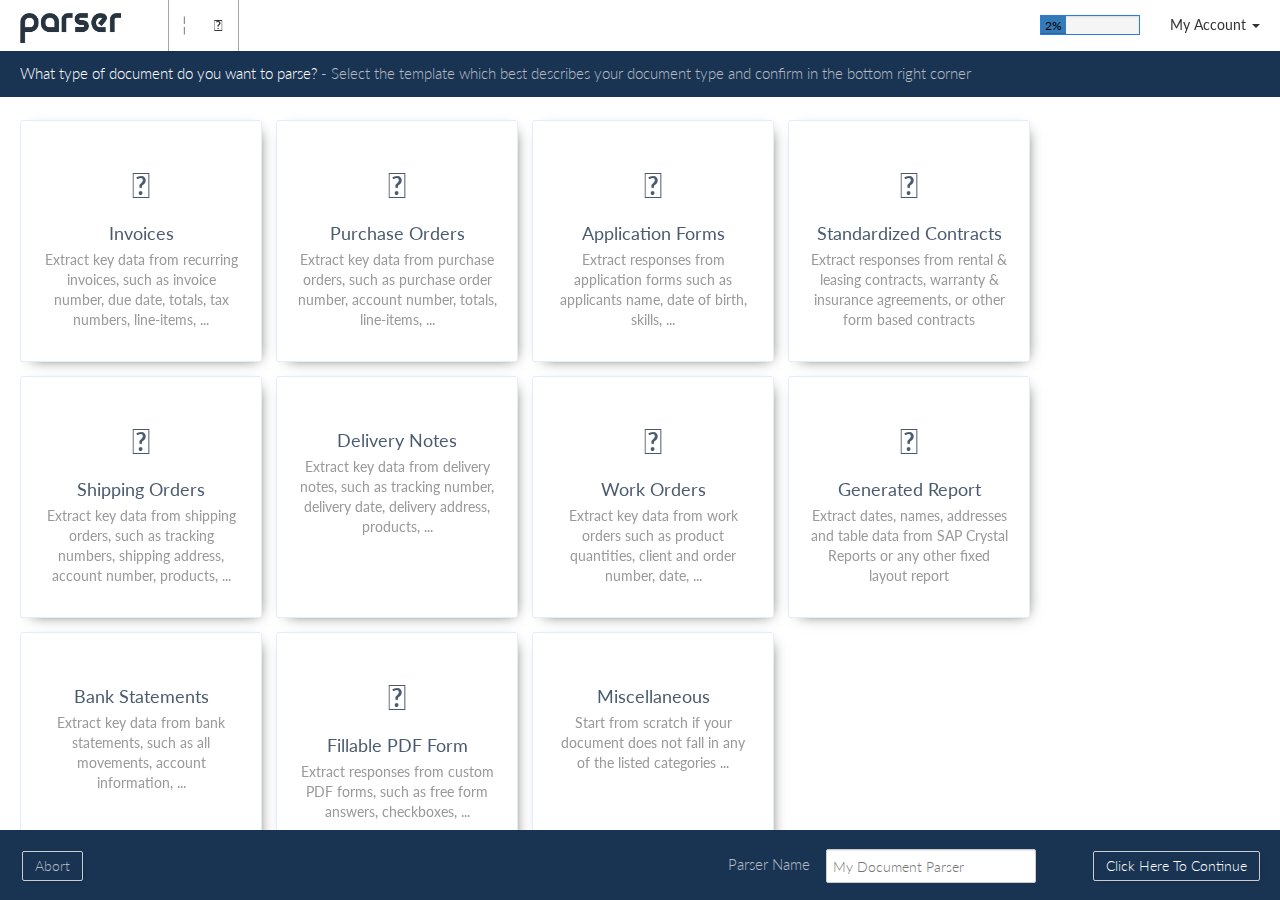
<file: OCR Design/screen.html>
<!DOCTYPE html>
<html>
<head>
  <title>Create Your First Document Parser</title>
  <meta charset="utf-8">
  <meta name="viewport" content="width=device-width, initial-scale=1">
  <link rel="stylesheet" href="css/bootstrap.min.css">
  <script src="https://ajax.googleapis.com/ajax/libs/jquery/3.3.1/jquery.min.js"></script>
  <link href="https://fonts.googleapis.com/css?family=Lato" rel="stylesheet">
  <link rel="stylesheet" href="https://use.fontawesome.com/releases/v5.6.3/css/all.css" integrity="sha384-UHRtZLI+pbxtHCWp1t77Bi1L4ZtiqrqD80Kn4Z8NTSRyMA2Fd33n5dQ8lWUE00s/" crossorigin="anonymous">
  <link rel='stylesheet' href='https://use.fontawesome.com/releases/v5.7.0/css/all.css' integrity='sha384-lZN37f5QGtY3VHgisS14W3ExzMWZxybE1SJSEsQp9S+oqd12jhcu+A56Ebc1zFSJ' crossorigin='anonymous'>
  <script src="js/bootstrap.min.js"></script>
  <link rel="stylesheet" href="css/style1.css">
  <link rel="stylesheet" href="css/styleparser.css">
</head>
<body>

<nav class="navbar navbar-inverse navbar-fixed-top">
    <div class="container-fluid">
      <div class="navbar-header">
        <button type="button" class="navbar-toggle" data-toggle="collapse" data-target="#myNavbar">
        <span class="icon-bar"></span>
        <span class="icon-bar"></span>
        <span class="icon-bar"></span>                        
        </button>
        <a class="navbar-brand logo" href="#"><img alt="Docparser" class="img-responsive" src="images/log-in-screen-logo.png"></a>
      </div>
      <div class="collapse navbar-collapse" id="myNavbar">
        <ul class="nav navbar-nav navbar-icons">
          <li><a href="#"><i style="font-size:16px" class="fa">&#xf00a;</i></a></li>
          <li><a href="#"><i style="font-size:16px" class="fa">&#xf039;</i></a></li>
        </ul>
        <ul class="nav navbar-nav navbar-right">
          <li>
            <a href="#">
              <div class="progress">
                <div class="progress-bar" role="progressbar" aria-valuenow="2" aria-valuemin="0" aria-valuemax="100" style="width:25%">
                  2%
                </div>
              </div>
            </a>
          </li>
          <li class="dropdown">
            <a class="dropdown-toggle" data-toggle="dropdown" href="#"> My Account <span class="caret"></span></a>
            <ul class="dropdown-menu">
              <li>
                <a href="#">Account 1</a>
              </li>
              <li>
                <a href="#">Logout</a>
              </li>
            </ul>
          </li>
        </ul>
      </div>
    </div>
  </nav>

<div id="stack_create_header">
  <div class="field_edit_header">
    <span class="title">
        What type of document do you want to parse?
        <span>
          - Select the template which best describes your document type and confirm in the bottom right corner
        </span>
    </span>
  </div>
</div>

<div id="content_pane_stack_create">
    
    <div class="alert alert-error" id="stack_create_template_error" style="display:none;">
      Please select the type of document you want to parse data from.
    </div>

    <div class="stack_create_template_wrapper">
                      <a href="#" class="stack_template_pane" data-template="invoice">
          <i class="fa">&#xf155;</i>
          <h3 data-label="My Invoice Parser">Invoices</h3>
          <p>
            Extract key data from recurring invoices, such as invoice number, due date, totals, tax numbers, line-items, ...           </p>
        </a>
                      <a href="#" class="stack_template_pane" data-template="po">
          <i class="fa">&#xf291;</i>
          <h3 data-label="My Purchase Orders Parser">Purchase Orders</h3>
          <p>
            Extract key data from purchase orders, such as purchase order number, account number, totals, line-items, ...           </p>
        </a>
                      <a href="#" class="stack_template_pane" data-template="hr_form">
          <i class="fa">&#xf0c0;</i>
          <h3 data-label="My Application Form Parser">Application Forms</h3>
          <p>
            Extract responses from application forms such as applicants name, date of birth, skills, ...          </p>
        </a>
                      <a href="#" class="stack_template_pane" data-template="contract">
          <i class="fa">&#xf15c;</i>
          <h3 data-label="My Contract Form Parser">Standardized Contracts</h3>
          <p>
            Extract responses from rental &amp; leasing contracts, warranty &amp; insurance agreements, or other form based contracts          </p>
        </a>
                      <a href="#" class="stack_template_pane" data-template="shipping_order">
          <i class="fa">&#xf0d1;</i>
          <h3 data-label="My Shipping Order Parser">Shipping Orders</h3>
          <p>
            Extract key data from shipping orders, such as tracking numbers, shipping address, account number, products, ...           </p>
        </a>
                      <a href="#" class="stack_template_pane" data-template="delivery_note">
          <i class="far fa-newspaper"></i>
          <h3 data-label="My Delivery Note Parser">Delivery Notes</h3>
          <p>
            Extract key data from delivery notes, such as tracking number, delivery date, delivery address, products, ...           </p>
        </a>
                      <a href="#" class="stack_template_pane" data-template="workorder">
          <i class="fa">&#xf0ad;</i>
          <h3 data-label="My Work Order Parser">Work Orders</h3>
          <p>
            Extract key data from work orders such as product quantities, client and order number, date, ...          </p>
        </a>
                      <a href="#" class="stack_template_pane" data-template="report">
          <i class="fa">&#xf02f;</i>
          <h3 data-label="My Report Parser">Generated Report</h3>
          <p>
            Extract dates, names, addresses and table data from SAP Crystal Reports or any other fixed layout report          </p>
        </a>
                      <a href="#" class="stack_template_pane" data-template="bank_statement">
          <i class="far fa-credit-card"></i>
          <h3 data-label="My Bank Statement Parser">Bank Statements</h3>
          <p>
            Extract key data from bank statements, such as all movements, account information, ...           </p>
        </a>
                      <a href="#" class="stack_template_pane" data-template="form">
          <i class='fas'>&#xf0ae;</i>
          <h3 data-label="My Filled Forms Parser">Fillable PDF Form</h3>
          <p>
            Extract responses from custom PDF forms, such as free form answers, checkboxes, ...          </p>
        </a>
                      <a href="#" class="stack_template_pane" data-template="generic">
          <i class="far fa-file"></i>
          <h3 data-label="My Document Parser">Miscellaneous</h3>
          <p>
            Start from scratch if your document does not fall in any of the listed categories ...          </p>
        </a>
    </div>
  </div>

  <div id="stack_create_footer" class="field_edit_footer">
    <div class="control-group field_edit_footer_left">
      <a href="/" class="btn btn-default">Abort</a>
    </div>

    <div id="refine_footer_center" class="control-group pull-right">
      <label class="">Parser Name</label>
      <input type="text" name="label" class="input-large" id="label_create_stack" placeholder="My Document Parser" value="">
    </div>

    <div id="refine_footer_buttons" class="control-group field_edit_footer_right">
      <button type="submit" id="btn_add_stack_save" class="btn btn-primary">Click Here To Continue</button>
    </div>
  </div>

</body>
</html>
</file>
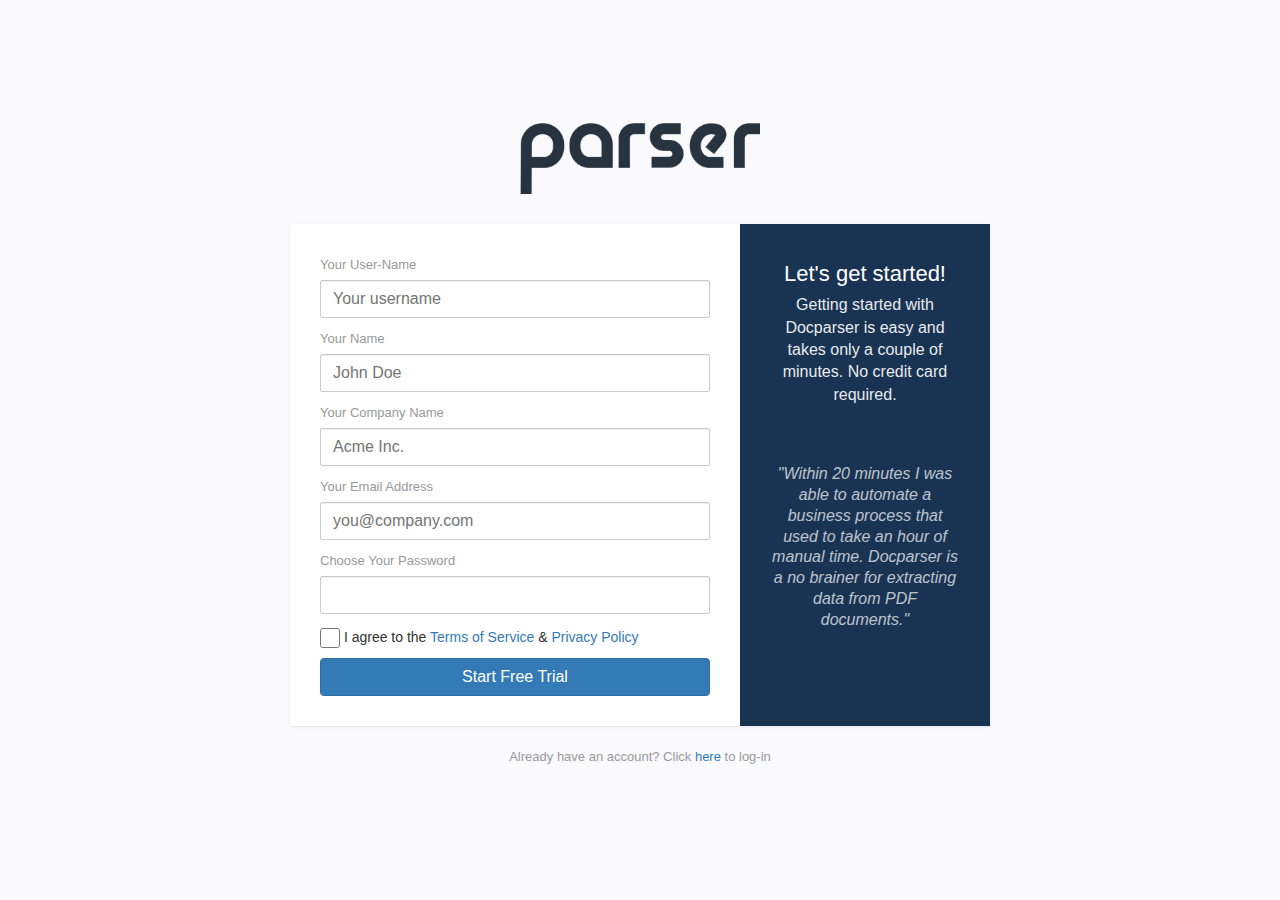
<file: OCR Design/signup.html>
<!DOCTYPE html>
<html>
<head>
	<title>Sign Up</title>
	<meta charset="utf-8">
	<meta name="viewport" content="width=device-width, initial-scale=1">
	<link rel="stylesheet" href="css/bootstrap.min.css">
	<script src="https://ajax.googleapis.com/ajax/libs/jquery/3.3.1/jquery.min.js"></script>
	<link rel="stylesheet" href="https://use.fontawesome.com/releases/v5.6.3/css/all.css" integrity="sha384-UHRtZLI+pbxtHCWp1t77Bi1L4ZtiqrqD80Kn4Z8NTSRyMA2Fd33n5dQ8lWUE00s/" crossorigin="anonymous">
	<script src="js/bootstrap.min.js"></script>
	<link rel="stylesheet" href="css/style.css">
	<style type="text/css">
		body, html {
			background-color: #FAFAFD;
			height: 100%;
			padding: 0px;
			margin: 0px;
		    font-weight: 300 !important;
		    line-height: 21px;
		}
		.container {
			margin-right: auto;
			margin-left: auto;
		}
		.container {
			width: 940px;
		}
	</style>
</head>
<body id="login_wrap">

	<div class="container-fluid">
		<div class="container">
			<div id="login-container">
				<div id="register_wrapper">

  <div id="register_header">
    <a class="register_logo" href="https://docparser.com/">
      <img src="images/log-in-screen-logo.png" title="parser.com">
    </a>
  </div>
  <div class="clearfix"></div>

  <div id="register_body">

    <div class="register_left">

            
      <form action="/account/signup" id="docparser_register" class="form-horizontal submit-once" method="post" novalidate="novalidate">
        
<input type="hidden" name="xlfFsZqL" value="Q3UoucOFl1GnY7esbfSg">
        <div class="control-group control-group-obvious" id="username_wrapper">
          <label for="username" class="small-label">Your User-Name</label>
          <input type="text" id="username" maxlength="128" value="" name="username" placeholder="Your username" class="input-block-level">
        </div>
        <div class="control-group control-group-obvious" id="name_wrapper">
          <label for="name_full" class="small-label">Your Name</label>
          <input type="text" id="name_full" maxlength="128" value="" name="name_full" placeholder="John Doe" class="input-block-level required">
        </div>
        <div class="control-group" id="company_wrapper">
          <label for="company" class="small-label">Your Company Name</label>
          <input type="text" id="company" maxlength="128" value="" name="company" placeholder="Acme Inc." class="input-block-level">
        </div>
        <div class="control-group" id="email_wrapper">
          <label for="email" class="small-label">Your Email Address</label>
          <input type="text" id="email" autocomplete="off" value="" name="email" placeholder="you@company.com" class="input-block-level required email">
        </div>
        <div class="control-group" id="password_wrapper">
          <label for="password" class="small-label">Choose Your Password</label>
          <input type="password" id="password" autocomplete="off" name="password" placeholder="" class="input-block-level required password-strong">
        </div>
        <div class="control-group" id="tos_wrapper">
            <input type="checkbox" class="checkbox-signup" name=""> I agree to the <a href="https://docparser.com/legal/terms-of-service" target="_blank">Terms of Service</a> &amp; <a href="https://docparser.com/legal/privacy" target="_blank">Privacy Policy</a>
        </div>
        <button type="submit" class="btn btn-primary input-block-level">Start Free Trial</button>
      </form>
    </div>


    <div class="register_right">
      <h2>Let's get started!</h2>
      <p>Getting started with Docparser is easy and takes only a couple of minutes. No credit card required.</p>
      <p class="quote">
        "Within 20 minutes I was able to automate a business process that used to take an hour of manual time. Docparser is a no brainer for extracting data from PDF documents."
      </p>
    </div>

    <div class="clearfix"></div>
  </div>

  <p class="login-footer text-center">
    Already have an account? Click <a href="account.html" class="">here</a> to log-in
  </p>

</div>
  			</div>
		</div>
	</div>

</body>
</html>
</file>
<file: OCR Design/css/style.css>
body{
	margin: 0px;
	padding: 0px;
    font-family: "Roboto", sans-serif;
}
audio, canvas, img, video {
    vertical-align: middle;
}
img {
    max-width: 100%;
}
.navbar{
	margin-bottom: 0px;
	border-radius: 0px;
}
.navbar-brand{
	height: auto;
}
.container-fluid>.navbar-collapse, .container-fluid>.navbar-header, .container>.navbar-collapse, .container>.navbar-header {
    margin-right: 0px;
    margin-left: 0px;
}
@media {

}
.container-fluid{
	padding-right: 0px;
	padding-left: 0px;
}
.row{
	margin-right: 0px;
	margin-left: 0px;
}
.menu{
	background-color: white !important;
	border-bottom: none;
}
.menu li {
    list-style: none;
    position: relative;
    background: none !important;
    display: inline-block;
    margin-left: 10px;
    float: none;
}
.menu li a{
	display: block;
    outline: none !important;
    font-size: 14px;
    color: #333333 !important;
    padding: 30px 8px;
    line-height: 1;
    text-transform: uppercase;
    font-weight: 300;
    vertical-align: middle;
}
.menu li a:hover{
	color: #297ce5 !important;
}
.menu li a:active{
	background-color: white !important;
	color: #297ce5 !important;
	border:  none !important;
}
.navbar-default .navbar-nav>.open>a, .navbar-default .navbar-nav>.open>a:focus, .navbar-default .navbar-nav>.open>a:hover{
	background-color: white;
	color: #297ce5 !important;
	border:  none !important;
}
.menu li.active a {
    padding: 14px 20px 13px 20px;
    background-color: #297ce5 !important;
    color: #FFF !important;
    border-radius: 3px;
    box-shadow: 0 2px 5px 0 rgba(0,0,0,0.16), 0 2px 10px 0 rgba(0,0,0,0.12);
}
.menu li.active a:focus, .menu li.active a:hover, .menu li.active a:active {
    color: #FFF;
    box-shadow: 0 5px 11px 0 rgba(0,0,0,0.18), 0 4px 15px 0 rgba(0,0,0,0.15);
}
#solutions-dropdown {
    width: 582px;
    margin-right: -225px !important;
    border-radius: 4px;
}
#solutions-left {
    padding-right: 10px;
    float: left;
    width: 290px;
    margin: 10px 0px;
}
#solutions-right {
    border-left: 1px solid rgba(0, 0, 0, .15);
    padding-right: 10px;
    float: left;
    width: 290px;
    margin: 10px 0px;
}
#solutions-dropdown strong {
    display: block;
    color: #333333;
    padding: 0px 20px;
    line-height: 2.2;
    font-weight: 600;
}
ul:not(.browser-default) {
    padding-left: 0;
    list-style-type: none;
}
ul ul, ol ul, ul ol, ol ol {
    margin-bottom: 0;
}
nav ul {
    margin: 0;
}
#solutions-dropdown ul li {
    display: block;
}
ul:not(.browser-default) li {
    list-style-type: none;
}
#solutions-dropdown ul li a {
    line-height: 2.2;
    padding: 0px 10px;
    display: block;
    color: #727272;
}
#solutions-dropdown ul li a:hover {
    background: #F4F4F4;
    color: #297ce5;
}
a {
    text-decoration: none;
}
a {
    background-color: transparent;
}
a, a:hover, a:visited, a:focus, a:active {
    text-decoration: none;
    outline: none !important;
}
.logo {
    float: left;
    display: inline-block;
    max-width: 140px;
    padding: 22px 0px;
    -webkit-transition-property: none;
    -moz-transition-property: none;
    -o-transition-property: none;
    transition-property: none;
}
#home {
    background: #2b7de5;
    padding: 30px 0px 60px 0px;
    display: flex;
    align-items: center;
    justify-content: center;
    min-height: 100%;
    padding-top: 100px;
    color: #fff;
    background: rgba(43,124,229,1);
    background: -moz-linear-gradient(-45deg, rgba(43,124,229,1) 0%, rgba(43,124,229,0.97) 10%, rgba(43, 125, 229, 0.72) 71%, rgba(43, 125, 229, 0.58) 100%);
    background: -webkit-gradient(left top, right bottom, color-stop(0%, rgba(43,124,229,1)), color-stop(10%, rgba(43,124,229,0.97)), color-stop(71%, rgba(43, 125, 229, 0.72)), color-stop(100%, rgba(43, 125, 229, 0.58)));
    background: -webkit-linear-gradient(-45deg, rgba(43,124,229,1) 0%, rgba(43,124,229,0.97) 10%, rgba(43, 125, 229, 0.72) 71%, rgba(43, 125, 229, 0.58) 100%);
    background: -o-linear-gradient(-45deg, rgba(43,124,229,1) 0%, rgba(43,124,229,0.97) 10%, rgba(43, 125, 229, 0.72) 71%, rgba(43, 125, 229, 0.58) 100%);
    background: -ms-linear-gradient(-45deg, rgba(43,124,229,1) 0%, rgba(43,124,229,0.97) 10%, rgba(43, 125, 229, 0.72) 71%, rgba(43, 125, 229, 0.58) 100%);
    background: linear-gradient(135deg, rgba(43,124,229,1) 0%, rgba(43,124,229,0.97) 10%, rgba(43, 125, 229, 0.72) 71%, rgba(43, 125, 229, 0.58) 100%);
    filter: progid:DXImageTransform.Microsoft.gradient( startColorstr='#2b7ce5', endColorstr='#2b7de5', GradientType=1 );
}
#home h1 {
    font-weight: 400;
    color: rgba(255, 255, 255, 0.97);
    margin-bottom: 0.3em;
    font-size: 54px;
    transition: 0s;
}
#home .rotate {
    font-weight: 600;
    border-bottom: 3px solid #fff;
    padding: 0px 5px;
    color: #fff;
}
.typed-cursor {
    opacity: 1;
    -webkit-animation: blink 0.7s infinite;
    -moz-animation: blink 0.7s infinite;
    animation: blink 0.7s infinite;
}
#home h2 {
    font-size: 28px;
    font-weight: 300;
    color: rgba(255, 255, 255, 0.8);
    line-height: 1.3;
    width: 70%;
    margin: 40px 0px;
}
.signup-button-wrapper {
    margin-top: 60px;
    margin-bottom: 70px;
}
#home-watch-video {
    transition: 0s;
}
.signup-button-wrapper a.btn {
    font-size: 18px;
    padding: 0px 20px 0px 20px;
    background: #fafcfe;
    border: 2px solid #2f7ee5;
    color: #2f7ee5;
    border-radius: 3px;
    font-weight: 400;
    margin-bottom: 10px;
    margin-right: 10px;
    transition: 0s;
}
a.btn {
    color: #fff;
    background: #297ce5;
    border-color: #297ce5;
    border-radius: 2px;
    line-height: 3em;
    height: 3em;
    padding-top: 0px;
    padding-bottom: 0px;
}
.signup-button-wrapper a.btn-primary {
    font-size: 18px;
    padding: 0px 20px 0px 20px;
    background: #2f7ee5;
    border: 2px solid #2f7ee5;
    color: #F5F5F5;
    border-radius: 3px;
    font-weight: 400;
}
.signup-button-wrapper a.btn-primary:hover, .signup-button-wrapper a.btn-primary:active, .signup-button-wrapper a.btn-primary:focus {
    color: #FFF;
    background: #215fb0;
    border: 2px solid #215fb0;
}
#home-watch-video:hover {
    box-shadow: 0 5px 11px 0 rgba(0,0,0,0.18), 0 4px 15px 0 rgba(0,0,0,0.15);
}
.navbar-default .navbar-collapse, .navbar-default .navbar-form {
    border-color: none;
}
.navbar-default .navbar-toggle {
    border-color: #ffffff;
}
.navbar-toggle {
    position: relative;
    float: right;
    padding: 15px 10px;
    margin-top: 8px;
    margin-right: 15px;
    margin-bottom: 8px;
    background-color: transparent;
    background-image: none;
    color: blue;
}
.navbar-default .navbar-toggle .icon-bar {
    background-color: #297ce5;
}
.navbar-toggle .icon-bar+.icon-bar {
    margin-top: 4px;
}
.navbar-toggle .icon-bar {
    display: block;
    width: 20px;
    height: 3px;
    border-radius: 1px;
}
.navbar-default .navbar-toggle:focus, .navbar-default .navbar-toggle:hover{
	background-color: white;
}
@media screen and (max-width: 767px)
{
	#home {
    text-align: center;
}
}
@media screen and (max-width: 1190px)
{
	#home h1 {
    font-size: 38px;
}
}
@media screen and (max-width: 767px){
#home h1 {
    font-size: 32px;
    height: 180px;
    width: auto;
}
}
@media screen and (max-width: 1190px)
{
	#home h2 {
    font-size: 26px;
}
}
@media screen and (max-width: 767px)
{
	#home h2 {
    font-size: 22px;
    width: auto;
}
}
.section-content {
    padding: 0px 83px;
}
.login_content_wrap_center {
    margin: 0px auto;
    width: 380px;
}
#login-container {
    display: flex;
    align-items: center;
    justify-content: center;
    margin: 50px;
}
.login_content_wrap_center img {
    margin-bottom: 20px !important;
}
.login_logo img {
    width: 200px;
    display: block;
    margin: 0px auto;
}
img {
    max-width: 100%;
    width: auto\9;
    height: auto;
    vertical-align: middle;
    border: 0;
}
#login_body {
    box-shadow: 0 1px 3px 0 rgba(180,180,180,.2), 0 1px 0 0 rgba(180,180,180,.1);
    background: #fff;
    padding: 30px;
}
input, textarea, .uneditable-input {
    width: 206px;
}
input, button, select, textarea {
    font-family: "Helvetica Neue", Helvetica, Arial, sans-serif;
}
label, input, button, select, textarea {
    font-size: 15px;
    font-weight: 300;
    line-height: 20px;
}
.form-horizontal input{
	display: inline-block;
    margin-bottom: 0;
    vertical-align: middle;
}
input[type="text"], input[type="password"], input[type="datetime"], input[type="datetime-local"], input[type="date"], input[type="month"], input[type="time"], input[type="week"], input[type="number"], input[type="email"], input[type="url"], input[type="search"], input[type="tel"], input[type="color"], .uneditable-input {
    background-color: #ffffff;
    border: 1px solid #cccccc;
    -webkit-box-shadow: inset 0 1px 1px rgba(0, 0, 0, 0.075);
    -moz-box-shadow: inset 0 1px 1px rgba(0, 0, 0, 0.075);
    box-shadow: inset 0 1px 1px rgba(0, 0, 0, 0.075);
    -webkit-transition: border linear .2s, box-shadow linear .2s;
    -moz-transition: border linear .2s, box-shadow linear .2s;
    -o-transition: border linear .2s, box-shadow linear .2s;
    transition: border linear .2s, box-shadow linear .2s;
}
select, textarea, input[type="text"], input[type="password"], input[type="datetime"], input[type="datetime-local"], input[type="date"], input[type="month"], input[type="time"], input[type="week"], input[type="number"], input[type="email"], input[type="url"], input[type="search"], input[type="tel"], input[type="color"], .uneditable-input {
    display: inline-block;
    height: 20px;
    padding: 4px 6px;
    margin-bottom: 10px;
    font-size: 14px;
    line-height: 20px;
    color: #555555;
    vertical-align: middle;
    border-radius: 2px;
}
.input-block-level {
    display: block;
    width: 100%;
    min-height: 30px;
    -webkit-box-sizing: border-box;
    -moz-box-sizing: border-box;
    box-sizing: border-box;
}
input, textarea, .uneditable-input {
    margin-left: 0;
}
#login-container input[type="text"], #login-container input[type="password"] {
    height: 38px;
    line-height: 16px;
    padding: 4px 12px;
    font-size: 16px;
    margin-bottom: 0px;
}
#login-container .control-group {
    margin-bottom: 10px;
}
#login-container button {
    font-size: 16px !important;
    height: 38px;
    line-height: 18px;
    padding: 4px 6px;
    margin-bottom: 0px;
}
.login-footer {
    margin-top: 20px;
    font-size: 13px;
    color: #999;
}
#login_wrap {
    display: flex;
    align-items: center;
    justify-content: center;
}
#register_header {
    width: 100%;
}
.register_logo {
    margin: 0px auto 30px auto;
    display: block;
    float: none;
    width: 240px;
}
#register_body {
    box-shadow: 0 1px 3px 0 rgba(180,180,180,.2), 0 1px 0 0 rgba(180,180,180,.1);
    background: #193353;
}
.register_left {
    width: 450px;
    padding: 30px;
    float: left;
    background: #fff;
    min-height: 210px;
}
.register_right {
    padding: 30px;
    float: left;
    color: #fff;
    width: 250px;
    text-align: center;
}
.register_right h2 {
    font-size: 22px;
    margin: 0px 0px 0px 0px;
    line-height: 40px;
}
#docparser_register .small-label {
    font-size: 13px;
    font-weight: 400;
    color: #999;
}
.register_right .quote {
    font-style: italic;
    line-height: 1.3;
    font-size: 16px;
    padding-top: 48px;
    opacity: 0.7;
}
.register_right p {
    font-size: 16px;
    line-height: 1.4;
    opacity: 0.9;
}
.checkbox-signup{
	width: 20px;
    height: 20px;
    vertical-align: bottom !important;
}
</file>
<file: OCR Design/css/styleparser.css>
.container-fluid{
	padding-left: 0px;
	padding-right: 0px;
}
.mt-30{margin-top: 30px;}
a{
	text-decoration: none;
}
.navbar {
    overflow: visible;
    margin-bottom: 0px;
    box-shadow: 0 2px 2px rgba(0,0,0,.03), 0 1px 0 rgba(0,0,0,.03);
}
.navbar-inverse .navbar-collapse, .navbar-inverse .navbar-form {
    border-color: #fff;
}
.navbar-inverse {
    background-color: #fff;
    border-color: #fff !important;
    padding: 0px 20px;
}
.navbar-inverse .navbar-nav>li>a {
    color: #333;
    font-family: lato;
}
.navbar-inverse .navbar-nav>li>a:focus, .navbar-inverse .navbar-nav>li>a:hover {
    color: #a7a7a7;
    background-color: transparent;
}
.dropdown-menu a{
	font-family: lato;
}
.navbar-brand {
    float: left;
    display: block;
    padding: 13px 0px 11px 0px;
    width: 148px;
}
.navbar-brand img{
	height: 30px;
}
@media (min-width: 768px){
	.navbar>.container .navbar-brand, .navbar>.container-fluid .navbar-brand {
	    margin-left: 0px;
	}
}
.navbar-icons{
	border-right: 1px solid #a7a7a7;
	border-left: 1px solid #a7a7a7;
}
.navbar-fixed-top {
    top: 0;
    border-width: 0 0 0px;
}
.progress {
    height: 20px;
    width: 100px;
    margin-bottom: 0px;
    overflow: hidden;
    background-color: #f5f5f5;
    border-radius: 0px;
    -webkit-box-shadow: inset 0 1px 2px rgba(0,0,0,.1);
    box-shadow: inset 0 1px 2px rgba(0,0,0,.1);
    border: 1px solid #297ce5;
}
.progress-bar {
    float: left;
    width: 0;
    height: 100%;
    font-size: 12px;
    line-height: 20px;
    color: #000;
    font-family: lato;
    text-align: center;
    background-color: #337ab7;
    -webkit-box-shadow: inset 0 -1px 0 rgba(0,0,0,.15);
    box-shadow: inset 0 -1px 0 rgba(0,0,0,.15);
    -webkit-transition: width .6s ease;
    -o-transition: width .6s ease;
    transition: width .6s ease;
}
.content-wrapper{
	padding-top: 50px;
}
.content-wrapper-content{
	padding-top: 23px;
}
.dashboard_inbox_link {
    display: block;
    color: #193353;
    padding: 12px 50px 9px 20px;
    height: 110px;
    text-decoration: none;
}
.dashboard_inbox_total {
    position: absolute;
    margin-top: 78px;
    font-size: 28px;
    color: rgba(33, 53, 78, 0.2);
    transition: 0.3s;
    line-height: 1;
    font-family: lato;
}
.dashboard_inbox_title {
    color: rgba(41, 124, 229, 0.88);
    font-size: 18px;
    font-weight: 400;
    line-height: 1.3;
    display: block;
    margin-top: 4px;
    word-wrap: break-word;
    font-family: lato;
}
.dashboard_inbox_wrapper, .dashboard_inbox_wrapper_placeholder, #dashboard_inbox_add {
    display: block;
    float: left;
    width: 310px;
    height: 140px;
    background: #FFF;
    color: #193353;
    border: 1px solid #e1edfc;
    position: relative;
    transition: 0.3s;
    -webkit-box-shadow: 4px 4px 14px -8px rgba(0,0,0,0.75);
    -moz-box-shadow: 4px 4px 14px -8px rgba(0,0,0,0.75);
    box-shadow: 4px 4px 14px -8px rgba(0,0,0,0.75);
    border-radius: 3px;
}
.dashboard_inbox_move {
    height: 140px;
    width: 10px;
    border-left: 3px solid rgba(41, 124, 229, 0.88);
    background: transparent;
    margin-top: -1px;
    margin-left: -1px;
    cursor: move;
    display: block;
    position: absolute;
    z-index: 2;
    border-top-left-radius: 3px;
    border-bottom-left-radius: 3px;
}
.dashboard_panel, .dashboard_panel:hover, .dashboard_panel:focus {
    margin-bottom: 20px;
    text-decoration: none;
}
@media (min-width: 1920px){
	.dashboard_inbox_wrapper, .dashboard_inbox_wrapper_placeholder, #dashboard_inbox_add {
	    width: 294px;
	}
}
.ml{
	margin-left: 20px;
}
#dashboard_inbox_add, .dashboard_inbox_wrapper_placeholder {
    border: 1px dashed #828282;
    font-size: 21px;
    text-align: center;
    font-weight: 100;
    line-height: 130px;
    background: transparent;
    color: #828282;
    margin-left: 20px;
    text-transform: uppercase;
    font-family: lato;
}
#dashboard_inbox_add {
    cursor: pointer;
}
.dashboard_inbox_wrapper:hover:hover, .dashboard_inbox_wrapper:hover:active, .dashboard_inbox_wrapper_placeholder:hover, .dashboard_inbox_wrapper_placeholder:active, #dashboard_inbox_add:hover, #dashboard_inbox_add:active {
    -webkit-box-shadow: 4px 4px 14px -5px rgba(0,0,0,0.75);
    -moz-box-shadow: 4px 4px 14px -5px rgba(0,0,0,0.75);
    box-shadow: 4px 4px 14px -5px rgba(0,0,0,0.75);
    border-color: rgba(41, 124, 229, 0.37);
}

/* Invoice parser */

#navigation_left {
    position: fixed;
    top: 0px;
    left: 0px;
    height: 100%;
    background: #193353;
    width: 260px;
    z-index: 4;
    font-weight: 300;
    border-right: 1px solid rgba(255, 255, 255, 0.1);
}
#navigation_left .nav {
    margin-top: 50px;
}
.nav {
    margin-left: 0;
   /*  margin-bottom: 20px; */
}
ul, ol {
    padding: 0;
    margin: 0 0 10px 25px;
}
#navigation_left ul.nav li {
    text-align: center;
}
li {
    line-height: 20px;
}
#navigation_left ul.nav li.active a {
    color: #FFF;
    background: rgba(11, 14, 15, 0.3);
}
#navigation_left ul.nav li a {
    color: #B6BBC1;
    text-align: left;
    line-height: 50px;
    font-size: 15px;
    padding: 0px 20px;
    margin: 0px;
    font-family: lato;
}
.nav > li > a {
    display: block;
}
#navigation_left ul.nav li i {
    margin-right: 8px;
}
.fa-fw {
    text-align: center;
    width: 1.25em;
}
#navigation_left ul.nav li a:hover {
    color: #E3E5E7;
}
#navigation_left ul.nav li.active a {
    color: #FFF;
    background: rgba(11, 14, 15, 0.3);
}
.nav>li>a:focus, .nav>li>a:hover {
    text-decoration: none;
    background-color: transparent;
}
.footer {
    position: fixed;
    z-index: 30;
    left: 20px;
    bottom: 20px;
    clear: both;
    padding: 0px 0px;
    font-size: 12px;
    width: 260px;
    line-height: 1.4;
    color: #7d8998;
    font-family: lato;
}
.footer a {
    color: #7d8998;
     font-family: lato;
}
.page-header {
    position: fixed;
    width: 100%;
    left: 0px;
    right: 0px;
    padding: 0px 0px 0px 0px;
    border-bottom: 1px solid rgba(178, 186, 198, 0.36);
    background: #f5f5fd;
    height: 50px;
    z-index: 2;
    top: 10px;
}
.page-header h1 {
    color: #193353;
    font-size: 15px;
    line-height: 50px;
    margin: 0px;
    padding: 0px;
    margin: 0px;
    font-weight: 400;
    padding-left: 280px;
    font-family: lato;
}
.pull-left {
    float: left;
}
.page-header h1 small {
    color: #818a91;
}
.page-header small {
    font-size: 15px;
    font-weight: 300;
}
.page-header .btn:nth-of-type(1) {
    margin-right: 20px;
}
.page-header .btn {
    margin-top: 11px;
    margin-bottom: 4px;
    margin-left: 10px;
    color: #263644;
}
.pull-right {
    float: right !important;
}
.page-header .btn-primary {
    color: #fff;
}
.page-header .btn {
    margin-top: 11px;
    margin-bottom: 4px;
    margin-left: 10px;
    color: #263644;
}
.pull-right {
    float: right;
}
.btn-primary {
    color: #ffffff !important;
    background: #297ce5;
    border-color: #297ce5;
    -webkit-box-shadow: 4px 4px 14px -8px rgba(0,0,0,0.75);
    -moz-box-shadow: 4px 4px 14px -8px rgba(0,0,0,0.75);
    box-shadow: 4px 4px 14px -8px rgba(0,0,0,0.75);
    font-family: lato;
}
.btn-default{
  background: #fafafd;
}
.btn {
    display: inline-block;
    *display: inline;
    *zoom: 1;
    padding: 4px 12px;
    margin-bottom: 0;
    font-size: 14px;
    font-weight: 300;
    line-height: 20px;
    text-align: center;
    vertical-align: middle;
    cursor: pointer;
    color: #193353;
    border: 1px solid #DDDDDD;
    -webkit-border-radius: 2px;
    -moz-border-radius: 2px;
    border-radius: 2px;
    *margin-left: .3em;
    transition: 0.3s;
    -webkit-box-shadow: 2px 2px 6px -4px rgba(0,0,0,0.48);
    -moz-box-shadow: 2px 2px 6px -4px rgba(0,0,0,0.48);
    box-shadow: 2px 2px 6px -4px rgba(0,0,0,0.48);
    border-radius: 2px;
    font-family: lato;
}
.overview_chart_wrapper {
    padding-bottom: 20px;
}
.form-fields-wrapper {
    padding: 30px 20px 20px 20px;
    margin-bottom: 20px;
    background: #fff;
    box-shadow: 0 0 1px rgba(0,0,0,.15);
    border-radius: 3px;
    border: 1px solid #dee0ea;
}
.content_pane {
    min-width: 780px;
    max-width: 1180px;
    padding: 120px 20px 0px 70px;
    margin: 0px auto;
}
.alert-info {
    box-shadow: 0 0 1px rgba(0,0,0,.15);
    background-color: #fff;
    border-color: #DDDDDD;
    color: #193353;
    border-left: 4px solid #297ce5;
}
.alert, .alert h4 {
    color: #193353;
    font-family: lato;
}
.alert {
    padding: 8px 35px 8px 14px;
    margin-bottom: 20px;
    background-color: #fff;
}
.jqplot-target {
    position: relative;
    color: #666;
    font-family: "Trebuchet MS",Arial,Helvetica,sans-serif;
    font-size: 1em;
}
.overview_chart {
    height: 320px;
    width: 100%;
    margin-bottom: 20px;
}
.jqplot-title {
    top: 0;
    left: 0;
    padding-bottom: .5em;
    font-size: 1.2em;
}
.overview_chart .jqplot-xaxis {
    margin-top: 10px !important;
    margin-left: 0px !important;
}
.jqplot-axis {
    font-size: .75em;
}
.overview_bottom_left {
    margin-left: 6px;
}
.overview_bottom_left, .overview_bottom_middle, .overview_bottom_right {
    border-left: 6px solid #333;
    padding-left: 10px;
    padding-right: 30px;
    float: left;
    font-family: lato;
}

/* Upload */

.dropzone-footer {
    left: 260px;
    bottom: 0px;
    right: 0px;
}
.dropzone-footer {
    border-top: 1px solid #E5E5E5;
    background: #F3FAFA;
    position: fixed;
    bottom: 0px;
    line-height: 70px;
    font-family: lato;
}
#field_edit_content_pane .field_edit_footer .control-group:first-child, .dropzone-footer .control-group:first-child, #stack_create_footer .control-group:first-child {
    margin-left: 20px;
}
.dropzone-footer .api-info {
    margin-left: 20px;
}
#field_edit_content_pane .field_edit_footer .control-group, .dropzone-footer .control-group, #stack_create_footer .control-group {
    margin: 0px 0px 0px 12px;
}
.pull-right {
    float: right;
}
#stack_create_footer .btn:last-child, #field_edit_content_pane .field_edit_footer .btn:last-child, .dropzone-footer .btn:last-child {
    margin-right: 20px;
}
.dropzone.dz-clickable {
    cursor: pointer;
}
.dropzone {
    border: 2px dashed #297ce5;
    border-radius: 6px;
    background: transparent;
    position: fixed;
    overflow: auto;
    background: transparent;
    top: 120px;
    right: 20px;
    left: 280px;
    bottom: 92px;
    padding: 20px;
}
.dropzone {
    min-height: 150px;
    border: 2px dashed #297ce5;
    background: white;
    padding: 20px 20px;
}
.dropzone, .dropzone * {
    box-sizing: border-box;
}
.dropzone.dz-clickable .dz-message, .dropzone.dz-clickable .dz-message * {
    cursor: pointer;
}
.dropzone .dz-message {
    text-align: center;
    margin: 2em 0;
}
.dropzone.dz-clickable * {
    cursor: default;
}
.dropzone-drop {
    position: fixed;
    display: flex;
    align-items: center;
    justify-content: center;
    top: 120px;
    right: 20px;
    left: 280px;
    bottom: 90px;
    padding: 20px;
    margin: 0px;
    padding: 0px;
}
.dropzone.dz-clickable .dz-message, .dropzone.dz-clickable .dz-message * {
    cursor: pointer;
}
.dropzone.dz-clickable * {
    cursor: default;
}
.dropzone-message {
    width: 60%;
    color: rgba(25, 51, 83, 0.69);
    font-size: 18px;
    line-height: 1.4;
    font-family: lato;
}
.dropzone-message span {
    font-size: 32px;
    font-weight: 500;
    display: block;
    margin-bottom: 10px;
}
.dropzone-message .fa-create-first {
    margin: 0px auto 20px auto;
}

.dropzone.dz-clickable * {
    cursor: default;
}
.dropzone-message i {
    color: rgba(33, 53, 78, 0.48);
}
.fa-create-first {
    font-size: 120px;
    color: rgba(25, 51, 83, 0.32);
    display: block;
    margin: 100px auto 50px auto;
}

/* Parsing Rules Screen */
.content_pane_full {
    padding: 100px 0px 0px 0px;
    max-width: none;
    padding-left: 260px;
}
.table {
    margin-bottom: 20px;
}
.field_row, .field_row_add {
    background: #fff;
}
#field_list_table .field_row:first-of-type td {
    border-top: 0px;
}
.table-list td {
    vertical-align: middle;
}
.table th, .table td {
    padding: 8px;
    line-height: 20px;
    text-align: left;
    vertical-align: top;
    border-top: 1px solid #dddddd;
}
.drag_handle {
    background: #FAFAFD!important;
    padding-left: 0px!important;
    padding-right: 0px!important;
    width: 14px!important;
    cursor: move;
}
#field_list_table .field_row:first-of-type td {
    border-top: 0px;
}
.table-list .row_pointer {
    cursor: pointer;
}
.table-list td {
    vertical-align: middle;
}
.table th, .table td {
    padding: 8px;
    line-height: 20px;
    text-align: left;
    vertical-align: top;
    border-top: 1px solid #dddddd;
}
.field_row_template {
    width: 50px;
    text-align: center!important;
    color: rgba(33, 53, 78, 0.21);
}
#field_list_table .field_row:first-of-type td {
    border-top: 0px;
}
.field_row .field_actions {
    width: 405px;
    padding-right: 20px;
}
.table-list td {
    vertical-align: middle;
}
.table-hover tbody tr > td .btn {
    opacity: 0;
    margin-left: 10px;
    background: #fff;
}
.table-hover tbody tr:hover > td .btn {
    opacity: 1;
    background: #fff;
}
.field_row_add a {
    display: block;
    padding: 0px;
    width: 100%;
    line-height: 46px;
    text-align: center;
    text-decoration: none;
}
.field_row_add a:hover {
    background: #FFF;
}
.field_row_add td {
    border-bottom: 1px dashed #DADEDE;
    padding: 0px !important;
}
tr:hover .drag_handle {
    background: #297ce5!important;
}

/* add parser */
#field_edit {
    position: fixed;
    left: 0px;
    right: 0px;
    top: 51px;
    bottom: 0px;
}
#field_edit.with_sidebar #field_edit_left_sidebar {
    left: 0px;
}
#field_edit_left_sidebar {
    position: absolute;
    top: 0px;
    left: -259px;
    bottom: 0px;
    width: 259px;
    background: #f5f5fd;
    border-right: 1px solid #ccc;
    transition: 0.5s;
}
#field_edit_left_sidebar .field_edit_header, #field_edit_left_sidebar .field_edit_footer {
    background: #0d2434;
    color: #FFF;
}
#field_edit_left_sidebar .field_edit_header {
    padding-right: 36px;
}
.field_edit_header {
    background: #193353;
    color: #B6BBC1;
    padding: 8px 20px;
    line-height: 31px;
    height: 47px;
}
#field_edit_left_sidebar .title {
    text-decoration: none;
}
.field_edit_header span.title {
    color: rgba(255, 255, 255, 1);
}
.field_edit_header_right {
    width: auto;
}
#field_edit.with_sidebar #field_edit_sidebar_toggle {
    right: 0px;
    background: transparent;
    color: #516075;
}
#field_edit_left_sidebar #field_edit_sidebar_toggle {
    position: absolute;
    background: #516075;
    color: #fff;
    z-index: 1000;
    display: block;
    line-height: 48px;
    padding: 0px 5px;
    width: 5px;
    top: 0px;
    height: 47px;
    text-decoration: none;
    transition: 0.5s;
    right: -16px;
}
.field_edit_header a, .field_edit_footer a {
    color: #fff;
}
#field_list_left_table_wrapper {
    position: absolute;
    top: 47px;
    left: 0px;
    right: 0px;
    bottom: 70px;
    overflow: auto;
}
#field_list_left_table tr td.drag_handle {
    background: #fff!important;
}
#field_list_left_table tr td.drag_handle {
    width: 4px!important;
}
.table-list td {
    vertical-align: middle;
}
#field_list_left_table tr:first-of-type td {
    border-top: 0px;
}
#field_list_left_table .field_label {
    padding-left: 20px;
    padding-right: 10px;
}
#field_list_left_table tr td {
    line-height: 26px;
}
.field_row .field_label {
    padding-left: 0px;
}
.table-list .row_pointer {
    cursor: pointer;
}
#field_list_left_table .field_actions {
    width: 52px;
    padding: 11px 10px 11px 5px;
}
.field_row .field_actions {
    width: 405px;
    padding-right: 20px;
}
.field_edit_header {
    background: #193353;
    color: #B6BBC1;
    padding: 8px 20px;
    line-height: 31px;
    height: 47px;
}
#field_edit_0 #templates_wrapper {
    overflow: scroll;
    position: absolute;
    top: 48px;
    bottom: 70px;
    left: 0px;
    right: 0px;
    padding: 20px 20px 50px 20px;
}
#field_edit_0 .field_edit_footer {
    left: 0px;
    width: 100%;
}
.field_edit_footer {
    background: #193353;
    color: #B6BBC1;
    position: absolute;
    bottom: 0px;
    line-height: 70px;
    height: 70px;
    left: 0px;
    right: 0px;
    padding-left: 15px;
    padding-right: 15px;  
}
#field_edit_0 #templates_wrapper {
    overflow: scroll;
    position: absolute;
    top: 48px;
    bottom: 70px;
    left: 0px;
    right: 0px;
    padding: 20px 20px 50px 20px;
}
.field_edit_header span.title {
    color: rgba(255, 255, 255, 1);
}
.field_edit_header span.title span {
    font-weight: 300;
    color: #B6BBC1;
}
#field_edit_0 #templates_wrapper #templates_wrapper_inner {
    max-width: 1140px;
    margin: 0px auto;
}
#field_edit_0 #templates_wrapper h1.stack_template_header:first-of-type {
    margin-top: 0px;
}
#field_edit_0 #templates_wrapper h1.stack_template_header {
    color: rgba(25, 51, 83, 0.75);
    display: block;
    margin-top: 20px;
    font-size: 18px;
    margin-bottom: 0px;
    line-height: 1.4;
}
#field_edit_0 #templates_wrapper .stack_template_sub_header {
    color: rgba(33, 53, 78, 0.52);
    display: block;
    margin-bottom: 20px;
    line-height: 1.4;
}
.field_template_button {
    display: block;
    float: left;
    text-decoration: none;
    text-align: center;
    background: #FFF;
    padding: 18px 12px;
    width: calc(25% - 12px);
    min-height: 112px;
    cursor: pointer;
    margin: 0px 12px 12px 0px;
    padding: 30px 20px 30px 20px;
    line-height: 1.4;
    background: #297ce5;
    border-color: #297ce5;
    transition: 0.3s;
    -webkit-box-shadow: 4px 4px 14px -8px rgba(0,0,0,0.75);
    -moz-box-shadow: 4px 4px 14px -8px rgba(0,0,0,0.75);
    box-shadow: 4px 4px 14px -8px rgba(0,0,0,0.75);
    border-radius: 2px;
}
.field_template_button i {
    margin: 0px auto 10px auto;
    color: #FFF;
    display: block;
    font-size: 44px;
}
.field_template_button strong {
    display: block;
    font-weight: 300;
    font-size: 17px;
    color: #FFF;
}
.field_template_button span.muted {
    display: block;
    opacity: 0.6;
    color: #fff;
    font-size: 12px;
}
.muted {
    color: #818a91;
}
.stack_template_field_group {
    margin-bottom: 0px;
}
#field_edit.with_sidebar #field_edit_content_pane {
    left: 260px;
}
#field_edit_content_pane {
    position: absolute;
    top: 0px;
    left: 0px;
    right: 0px;
    bottom: 0px;
    transition: 0.5s;
}
#field_list_left_table .btn {
    border: 0px;
    padding: 2px;
    margin-left: 2px;
}
.table-hover tbody tr > td .btn {
    opacity: 0;
    margin-left: 10px;
    background: #fff;
}
</file>
<file: OCR Design/css/style1.css>
body{
        font-family: "Lato", "Helvetica Neue", Helvetica, Arial, sans-serif;
}
.vertical_content_top .content_wrapper_centered {
    padding-top: 100px;
}
.content_wrapper_centered {
    width: 980px;
    padding: 20px 20px 80px 20px;
    margin-left: auto;
    margin-right: auto;
}
#stack_create_header {
    position: fixed;
    top: 50px;
    left: 0;
    right: 0;
    z-index: 2;
}
.field_edit_header {
    background: #193353;
    color: #B6BBC1;
    padding: 8px 20px;
    line-height: 30px;
    height: 50px;
}
.field_edit_header span.title {
    color: rgba(255, 255, 255, 1);
    font-family: "Lato", "Helvetica Neue", Helvetica, Arial, sans-serif;
    font-size: 15px;
    font-weight: 300;
}
.field_edit_header span.title span {
    font-weight: 300;
    color: #B6BBC1;
}
#content_pane_stack_create {
    padding-top: 20px;
}
#content_pane_stack_create {
    position: fixed;
    top: 100px;
    left: 20px;
    right: 20px;
    bottom: 70px;
    overflow: auto;
}
.alert-danger, .alert-error {
    background-color: #ebcccc;
    border-color: #ebcccc;
    color: #a94442;
}
.stack_create_template_wrapper {
    margin: 0px 0px 20px 0px;
}
.stack_template_pane {
    display: block;
    float: left;
    width: 242px;
    height: 242px;
    background: #FFF;
    color: rgba(33, 53, 78, 0.81);
    border: 1px solid #e1edfc;
    position: relative;
    transition: 0.3s;
    -webkit-box-shadow: 4px 4px 14px -8px rgba(0,0,0,0.75);
    -moz-box-shadow: 4px 4px 14px -8px rgba(0,0,0,0.75);
    box-shadow: 4px 4px 14px -8px rgba(0,0,0,0.75);
    margin-right: 14px;
    margin-bottom: 14px;
    text-align: center;
    padding: 40px 20px 40px 20px;
    transition: 0.3s;
    border-radius: 3px;
}
.stack_template_pane:hover {
    color: #297ce5;
    border-color: rgba(41, 124, 229, 0.59);
    -webkit-box-shadow: 4px 4px 14px -5px rgba(0,0,0,0.75);
    -moz-box-shadow: 4px 4px 14px -5px rgba(0,0,0,0.75);
    box-shadow: 4px 4px 14px -5px rgba(0,0,0,0.75);
    text-decoration: none;
}
.stack_template_pane i {
    display: block;
    margin-bottom: 6px;
    font-size: 34px;
}
.stack_template_pane h3 {
    font-size: 18px;
    font-weight: 400;
    margin: 0px;
    padding: 0px;
    display: block;
    line-height: 1.9;
    font-family: "Lato", "Helvetica Neue", Helvetica, Arial, sans-serif;
}
 .stack_template_pane:hover p {
    color: rgba(41, 124, 229, 0.65);
}
.stack_template_pane p {
    color: #999;
    font-size: 14px;
        font-family: "Lato", "Helvetica Neue", Helvetica, Arial, sans-serif;
}
.fa-shopping-basket:before {
    content: "\f291";
}
.stack_template_pane:active {
    color: #fff;
    border-color: #297ce5;
    background: #297ce5;
    -webkit-box-shadow: 4px 4px 14px -5px rgba(0,0,0,0.75);
    -moz-box-shadow: 4px 4px 14px -5px rgba(0,0,0,0.75);
    box-shadow: 4px 4px 14px -5px rgba(0,0,0,0.75);
}
.stack_template_pane:active p {
    color: rgba(255, 255, 255, 0.52);
}
a{
    text-decoration: none;
}
#stack_create_footer {
    position: fixed;
    bottom: 0px;
    left: 0;
    right: 0;
    z-index: 2;
}
.field_edit_footer {
    background: #193353;
    color: #B6BBC1;
    position: absolute;
    bottom: 0px;
    line-height: 70px;
    min-height: 70px;
    left: 0px;
    right: 0px;
}
#field_edit_content_pane .field_edit_footer .control-group:first-child, .dropzone-footer .control-group:first-child, #stack_create_footer .control-group:first-child {
    margin-left: 20px;
}
#field_edit_content_pane .field_edit_footer .control-group, .dropzone-footer .control-group, #stack_create_footer .control-group {
    margin: 0px 0px 0px 12px;
}
.field_edit_footer .field_edit_footer_left {
    position: absolute;
    margin: 0px!important;
    left: 20px;
    bottom: 0px;
    z-index: 10;
}
#stack_create_footer .btn:last-child, #field_edit_content_pane .field_edit_footer .btn:last-child, .dropzone-footer .btn:last-child {
    margin-right: 20px;
}
.field_edit_header .btn, .field_edit_footer .btn {
    margin-left: 2px;
    color: #B6BBC1;
    background: transparent;
    border-color: #CCCCCC;
}
#stack_create_footer #refine_footer_center {
    margin-right: 174px!important;
}

#field_edit_content_pane .field_edit_footer .control-group, .dropzone-footer .control-group, #stack_create_footer .control-group {
    margin: 0px 0px 0px 12px;
}
#refine_footer_center {
    width: 363px;
    margin-right: 120px!important;
}
#field_edit_content_pane .field_edit_footer label, .column_definition_wrapper label, #stack_create_footer label, .dropzone-footer label {
    display: inline-block;
    margin-right: 12px;
    margin-left: 0px;
}
.form-search input, .form-inline input, .form-horizontal input, .form-search textarea, .form-inline textarea, .form-horizontal textarea, .form-search select, .form-inline select, .form-horizontal select, .form-search .help-inline, .form-inline .help-inline, .form-horizontal .help-inline, .form-search .uneditable-input, .form-inline .uneditable-input, .form-horizontal .uneditable-input, .form-search .input-prepend, .form-inline .input-prepend, .form-horizontal .input-prepend, .form-search .input-append, .form-inline .input-append, .form-horizontal .input-append {
    display: inline-block;
    display: inline;
    margin-bottom: 0;
    vertical-align: middle;
}
textarea, input[type="text"], input[type="password"], input[type="datetime"], input[type="datetime-local"], input[type="date"], input[type="month"], input[type="time"], input[type="week"], input[type="number"], input[type="email"], input[type="url"], input[type="search"], input[type="tel"], input[type="color"], .uneditable-input {
    background-color: #ffffff;
    border: 1px solid #cccccc;
    -webkit-box-shadow: inset 0 1px 1px rgba(0, 0, 0, 0.075);
    -moz-box-shadow: inset 0 1px 1px rgba(0, 0, 0, 0.075);
    box-shadow: inset 0 1px 1px rgba(0, 0, 0, 0.075);
    -webkit-transition: border linear .2s, box-shadow linear .2s;
    -moz-transition: border linear .2s, box-shadow linear .2s;
    -o-transition: border linear .2s, box-shadow linear .2s;
    transition: border linear .2s, box-shadow linear .2s;
}
select, textarea, input[type="text"], input[type="password"], input[type="datetime"], input[type="datetime-local"], input[type="date"], input[type="month"], input[type="time"], input[type="week"], input[type="number"], input[type="email"], input[type="url"], input[type="search"], input[type="tel"], input[type="color"], .uneditable-input {
    display: inline-block;
    height: 34px;
    padding: 4px 6px;
    font-size: 14px;
    line-height: 20px;
    color: #555555;
    vertical-align: middle;
    border-radius: 2px;
}
.input-large {
    width: 210px;
}
input, textarea, .uneditable-input {
    margin-left: 0;
}
.field_edit_footer .field_edit_footer_right {
    position: absolute;
    margin: 0px!important;
    right: 0px;
    bottom: 0px;
    z-index: 10;
}
label {
    display: block;
    margin-bottom: 5px;
}
label, input, button, select, textarea {
    font-size: 15px;
    font-weight: 300;
    line-height: 20px;
}
</file>
